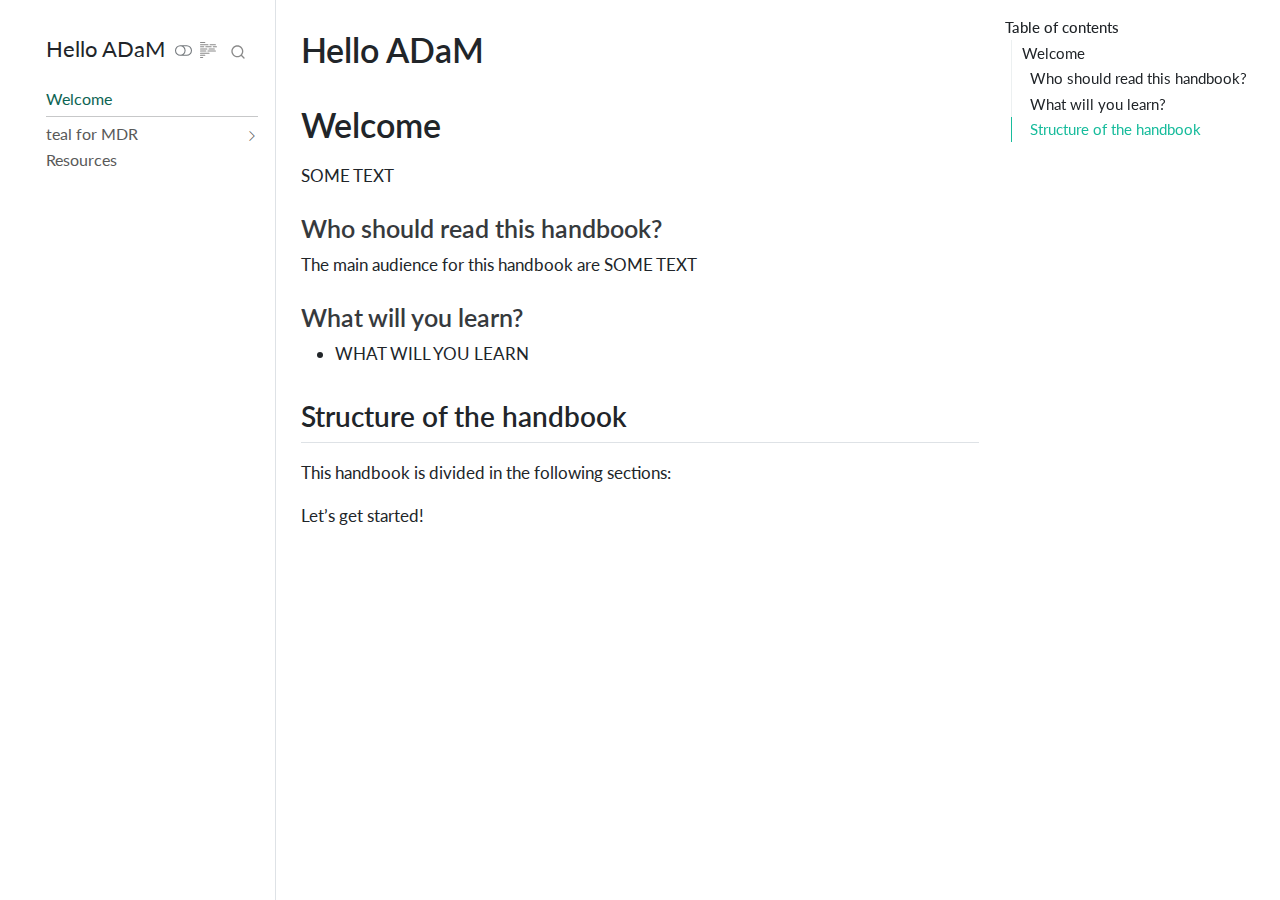
<file: docs/index.html>
<!DOCTYPE html>
<html xmlns="http://www.w3.org/1999/xhtml" lang="en-US" xml:lang="en-US"><head>

<meta charset="utf-8">
<meta name="generator" content="quarto-1.7.32">

<meta name="viewport" content="width=device-width, initial-scale=1.0, user-scalable=yes">


<title>Hello ADaM</title>
<style>
code{white-space: pre-wrap;}
span.smallcaps{font-variant: small-caps;}
div.columns{display: flex; gap: min(4vw, 1.5em);}
div.column{flex: auto; overflow-x: auto;}
div.hanging-indent{margin-left: 1.5em; text-indent: -1.5em;}
ul.task-list{list-style: none;}
ul.task-list li input[type="checkbox"] {
  width: 0.8em;
  margin: 0 0.8em 0.2em -1em; /* quarto-specific, see https://github.com/quarto-dev/quarto-cli/issues/4556 */ 
  vertical-align: middle;
}
</style>


<script src="site_libs/quarto-nav/quarto-nav.js"></script>
<script src="site_libs/quarto-nav/headroom.min.js"></script>
<script src="site_libs/clipboard/clipboard.min.js"></script>
<script src="site_libs/quarto-search/autocomplete.umd.js"></script>
<script src="site_libs/quarto-search/fuse.min.js"></script>
<script src="site_libs/quarto-search/quarto-search.js"></script>
<meta name="quarto:offset" content="./">
<script src="site_libs/quarto-html/quarto.js" type="module"></script>
<script src="site_libs/quarto-html/tabsets/tabsets.js" type="module"></script>
<script src="site_libs/quarto-html/popper.min.js"></script>
<script src="site_libs/quarto-html/tippy.umd.min.js"></script>
<script src="site_libs/quarto-html/anchor.min.js"></script>
<link href="site_libs/quarto-html/tippy.css" rel="stylesheet">
<link href="site_libs/quarto-html/quarto-syntax-highlighting-234273d1456647dabc34a594ac50e507.css" rel="stylesheet" class="quarto-color-scheme" id="quarto-text-highlighting-styles">
<link href="site_libs/quarto-html/quarto-syntax-highlighting-dark-0348920b7671f696dc9078d39bff215e.css" rel="stylesheet" class="quarto-color-scheme quarto-color-alternate" id="quarto-text-highlighting-styles">
<link href="site_libs/quarto-html/quarto-syntax-highlighting-234273d1456647dabc34a594ac50e507.css" rel="stylesheet" class="quarto-color-scheme-extra" id="quarto-text-highlighting-styles">
<script src="site_libs/bootstrap/bootstrap.min.js"></script>
<link href="site_libs/bootstrap/bootstrap-icons.css" rel="stylesheet">
<link href="site_libs/bootstrap/bootstrap-35c3dc383e0d4b5193e8d971722496f6.min.css" rel="stylesheet" append-hash="true" class="quarto-color-scheme" id="quarto-bootstrap" data-mode="light">
<link href="site_libs/bootstrap/bootstrap-dark-938ad4982cb4b144cf7cc81f216641c6.min.css" rel="stylesheet" append-hash="true" class="quarto-color-scheme quarto-color-alternate" id="quarto-bootstrap" data-mode="dark">
<link href="site_libs/bootstrap/bootstrap-35c3dc383e0d4b5193e8d971722496f6.min.css" rel="stylesheet" append-hash="true" class="quarto-color-scheme-extra" id="quarto-bootstrap" data-mode="light">
<script id="quarto-search-options" type="application/json">{
  "location": "sidebar",
  "copy-button": true,
  "collapse-after": 3,
  "panel-placement": "start",
  "type": "overlay",
  "limit": 50,
  "keyboard-shortcut": [
    "f",
    "/",
    "s"
  ],
  "language": {
    "search-no-results-text": "No results",
    "search-matching-documents-text": "matching documents",
    "search-copy-link-title": "Copy link to search",
    "search-hide-matches-text": "Hide additional matches",
    "search-more-match-text": "more match in this document",
    "search-more-matches-text": "more matches in this document",
    "search-clear-button-title": "Clear",
    "search-text-placeholder": "",
    "search-detached-cancel-button-title": "Cancel",
    "search-submit-button-title": "Submit",
    "search-label": "Search"
  }
}</script>
<style>html{ scroll-behavior: smooth; }</style>


<link rel="stylesheet" href="styles.css">
<meta property="og:title" content="Hello ADaM">
<meta property="og:description" content="">
<meta property="og:site_name" content="Hello ADaM">
</head>

<body class="nav-sidebar floating quarto-light"><script id="quarto-html-before-body" type="application/javascript">
    const toggleBodyColorMode = (bsSheetEl) => {
      const mode = bsSheetEl.getAttribute("data-mode");
      const bodyEl = window.document.querySelector("body");
      if (mode === "dark") {
        bodyEl.classList.add("quarto-dark");
        bodyEl.classList.remove("quarto-light");
      } else {
        bodyEl.classList.add("quarto-light");
        bodyEl.classList.remove("quarto-dark");
      }
    }
    const toggleBodyColorPrimary = () => {
      const bsSheetEl = window.document.querySelector("link#quarto-bootstrap:not([rel=disabled-stylesheet])");
      if (bsSheetEl) {
        toggleBodyColorMode(bsSheetEl);
      }
    }
    const setColorSchemeToggle = (alternate) => {
      const toggles = window.document.querySelectorAll('.quarto-color-scheme-toggle');
      for (let i=0; i < toggles.length; i++) {
        const toggle = toggles[i];
        if (toggle) {
          if (alternate) {
            toggle.classList.add("alternate");
          } else {
            toggle.classList.remove("alternate");
          }
        }
      }
    };
    const toggleColorMode = (alternate) => {
      // Switch the stylesheets
      const primaryStylesheets = window.document.querySelectorAll('link.quarto-color-scheme:not(.quarto-color-alternate)');
      const alternateStylesheets = window.document.querySelectorAll('link.quarto-color-scheme.quarto-color-alternate');
      manageTransitions('#quarto-margin-sidebar .nav-link', false);
      if (alternate) {
        // note: dark is layered on light, we don't disable primary!
        enableStylesheet(alternateStylesheets);
        for (const sheetNode of alternateStylesheets) {
          if (sheetNode.id === "quarto-bootstrap") {
            toggleBodyColorMode(sheetNode);
          }
        }
      } else {
        disableStylesheet(alternateStylesheets);
        enableStylesheet(primaryStylesheets)
        toggleBodyColorPrimary();
      }
      manageTransitions('#quarto-margin-sidebar .nav-link', true);
      // Switch the toggles
      setColorSchemeToggle(alternate)
      // Hack to workaround the fact that safari doesn't
      // properly recolor the scrollbar when toggling (#1455)
      if (navigator.userAgent.indexOf('Safari') > 0 && navigator.userAgent.indexOf('Chrome') == -1) {
        manageTransitions("body", false);
        window.scrollTo(0, 1);
        setTimeout(() => {
          window.scrollTo(0, 0);
          manageTransitions("body", true);
        }, 40);
      }
    }
    const disableStylesheet = (stylesheets) => {
      for (let i=0; i < stylesheets.length; i++) {
        const stylesheet = stylesheets[i];
        stylesheet.rel = 'disabled-stylesheet';
      }
    }
    const enableStylesheet = (stylesheets) => {
      for (let i=0; i < stylesheets.length; i++) {
        const stylesheet = stylesheets[i];
        if(stylesheet.rel !== 'stylesheet') { // for Chrome, which will still FOUC without this check
          stylesheet.rel = 'stylesheet';
        }
      }
    }
    const manageTransitions = (selector, allowTransitions) => {
      const els = window.document.querySelectorAll(selector);
      for (let i=0; i < els.length; i++) {
        const el = els[i];
        if (allowTransitions) {
          el.classList.remove('notransition');
        } else {
          el.classList.add('notransition');
        }
      }
    }
    const isFileUrl = () => {
      return window.location.protocol === 'file:';
    }
    const hasAlternateSentinel = () => {
      let styleSentinel = getColorSchemeSentinel();
      if (styleSentinel !== null) {
        return styleSentinel === "alternate";
      } else {
        return false;
      }
    }
    const setStyleSentinel = (alternate) => {
      const value = alternate ? "alternate" : "default";
      if (!isFileUrl()) {
        window.localStorage.setItem("quarto-color-scheme", value);
      } else {
        localAlternateSentinel = value;
      }
    }
    const getColorSchemeSentinel = () => {
      if (!isFileUrl()) {
        const storageValue = window.localStorage.getItem("quarto-color-scheme");
        return storageValue != null ? storageValue : localAlternateSentinel;
      } else {
        return localAlternateSentinel;
      }
    }
    const toggleGiscusIfUsed = (isAlternate, darkModeDefault) => {
      const baseTheme = document.querySelector('#giscus-base-theme')?.value ?? 'light';
      const alternateTheme = document.querySelector('#giscus-alt-theme')?.value ?? 'dark';
      let newTheme = '';
      if(authorPrefersDark) {
        newTheme = isAlternate ? baseTheme : alternateTheme;
      } else {
        newTheme = isAlternate ? alternateTheme : baseTheme;
      }
      const changeGiscusTheme = () => {
        // From: https://github.com/giscus/giscus/issues/336
        const sendMessage = (message) => {
          const iframe = document.querySelector('iframe.giscus-frame');
          if (!iframe) return;
          iframe.contentWindow.postMessage({ giscus: message }, 'https://giscus.app');
        }
        sendMessage({
          setConfig: {
            theme: newTheme
          }
        });
      }
      const isGiscussLoaded = window.document.querySelector('iframe.giscus-frame') !== null;
      if (isGiscussLoaded) {
        changeGiscusTheme();
      }
    };
    const authorPrefersDark = false;
    const darkModeDefault = authorPrefersDark;
      document.querySelector('link#quarto-text-highlighting-styles.quarto-color-scheme-extra').rel = 'disabled-stylesheet';
      document.querySelector('link#quarto-bootstrap.quarto-color-scheme-extra').rel = 'disabled-stylesheet';
    let localAlternateSentinel = darkModeDefault ? 'alternate' : 'default';
    // Dark / light mode switch
    window.quartoToggleColorScheme = () => {
      // Read the current dark / light value
      let toAlternate = !hasAlternateSentinel();
      toggleColorMode(toAlternate);
      setStyleSentinel(toAlternate);
      toggleGiscusIfUsed(toAlternate, darkModeDefault);
      window.dispatchEvent(new Event('resize'));
    };
    // Switch to dark mode if need be
    if (hasAlternateSentinel()) {
      toggleColorMode(true);
    } else {
      toggleColorMode(false);
    }
  </script>

<div id="quarto-search-results"></div>
  <header id="quarto-header" class="headroom fixed-top">
  <nav class="quarto-secondary-nav">
    <div class="container-fluid d-flex">
      <button type="button" class="quarto-btn-toggle btn" data-bs-toggle="collapse" role="button" data-bs-target=".quarto-sidebar-collapse-item" aria-controls="quarto-sidebar" aria-expanded="false" aria-label="Toggle sidebar navigation" onclick="if (window.quartoToggleHeadroom) { window.quartoToggleHeadroom(); }">
        <i class="bi bi-layout-text-sidebar-reverse"></i>
      </button>
        <nav class="quarto-page-breadcrumbs" aria-label="breadcrumb"><ol class="breadcrumb"><li class="breadcrumb-item"><a href="./index.html"><span class="chapter-title">Welcome</span></a></li></ol></nav>
        <a class="flex-grow-1" role="navigation" data-bs-toggle="collapse" data-bs-target=".quarto-sidebar-collapse-item" aria-controls="quarto-sidebar" aria-expanded="false" aria-label="Toggle sidebar navigation" onclick="if (window.quartoToggleHeadroom) { window.quartoToggleHeadroom(); }">      
        </a>
      <button type="button" class="btn quarto-search-button" aria-label="Search" onclick="window.quartoOpenSearch();">
        <i class="bi bi-search"></i>
      </button>
    </div>
  </nav>
</header>
<!-- content -->
<div id="quarto-content" class="quarto-container page-columns page-rows-contents page-layout-full">
<!-- sidebar -->
  <nav id="quarto-sidebar" class="sidebar collapse collapse-horizontal quarto-sidebar-collapse-item sidebar-navigation floating overflow-auto">
    <div class="pt-lg-2 mt-2 text-left sidebar-header">
    <div class="sidebar-title mb-0 py-0">
      <a href="./">Hello ADaM</a> 
        <div class="sidebar-tools-main tools-wide">
  <a href="" class="quarto-color-scheme-toggle quarto-navigation-tool  px-1" onclick="window.quartoToggleColorScheme(); return false;" title="Toggle dark mode"><i class="bi"></i></a>
  <a href="" class="quarto-reader-toggle quarto-navigation-tool px-1" onclick="window.quartoToggleReader(); return false;" title="Toggle reader mode">
  <div class="quarto-reader-toggle-btn">
  <i class="bi"></i>
  </div>
</a>
    <div id="quarto-search" class="quarto-navigation-tool px-1" title="Search"></div>
</div>
    </div>
      </div>
    <div class="sidebar-menu-container"> 
    <ul class="list-unstyled mt-1">
        <li class="sidebar-item">
  <div class="sidebar-item-container"> 
  <a href="./index.html" class="sidebar-item-text sidebar-link active"><span class="chapter-title">Welcome</span></a>
  </div>
</li>
        <li class="px-0"><hr class="sidebar-divider hi "></li>
        <li class="sidebar-item sidebar-item-section">
      <div class="sidebar-item-container"> 
            <a class="sidebar-item-text sidebar-link text-start collapsed" data-bs-toggle="collapse" data-bs-target="#quarto-sidebar-section-1" role="navigation" aria-expanded="false">
 <span class="menu-text">teal for MDR</span></a>
          <a class="sidebar-item-toggle text-start collapsed" data-bs-toggle="collapse" data-bs-target="#quarto-sidebar-section-1" role="navigation" aria-expanded="false" aria-label="Toggle section">
            <i class="bi bi-chevron-right ms-2"></i>
          </a> 
      </div>
      <ul id="quarto-sidebar-section-1" class="collapse list-unstyled sidebar-section depth1 ">  
          <li class="sidebar-item">
  <div class="sidebar-item-container"> 
  <a href="./1.html" class="sidebar-item-text sidebar-link"><span class="chapter-title">something</span></a>
  </div>
</li>
      </ul>
  </li>
        <li class="sidebar-item">
  <div class="sidebar-item-container"> 
  <a href="./x_resources.html" class="sidebar-item-text sidebar-link"><span class="chapter-title">Resources</span></a>
  </div>
</li>
    </ul>
    </div>
</nav>
<div id="quarto-sidebar-glass" class="quarto-sidebar-collapse-item" data-bs-toggle="collapse" data-bs-target=".quarto-sidebar-collapse-item"></div>
<!-- margin-sidebar -->
    <div id="quarto-margin-sidebar" class="sidebar margin-sidebar">
        <nav id="TOC" role="doc-toc" class="toc-active">
    <h2 id="toc-title">Table of contents</h2>
   
  <ul>
  <li><a href="#welcome" id="toc-welcome" class="nav-link active" data-scroll-target="#welcome">Welcome</a>
  <ul class="collapse">
  <li><a href="#who-should-read-this-handbook" id="toc-who-should-read-this-handbook" class="nav-link" data-scroll-target="#who-should-read-this-handbook">Who should read this handbook?</a></li>
  <li><a href="#what-will-you-learn" id="toc-what-will-you-learn" class="nav-link" data-scroll-target="#what-will-you-learn">What will you learn?</a></li>
  <li><a href="#structure-of-the-handbook" id="toc-structure-of-the-handbook" class="nav-link" data-scroll-target="#structure-of-the-handbook">Structure of the handbook</a></li>
  </ul></li>
  </ul>
</nav>
    </div>
<!-- main -->
<main class="content column-body" id="quarto-document-content">


<header id="title-block-header" class="quarto-title-block default">
<div class="quarto-title">
<h1 class="title">Hello ADaM</h1>
</div>



<div class="quarto-title-meta column-body">

    
  
    
  </div>
  


</header>


<section id="welcome" class="level1">
<h1>Welcome</h1>
<p>SOME TEXT</p>
<section id="who-should-read-this-handbook" class="level3">
<h3 class="anchored" data-anchor-id="who-should-read-this-handbook">Who should read this handbook?</h3>
<p>The main audience for this handbook are SOME TEXT</p>
</section>
<section id="what-will-you-learn" class="level3">
<h3 class="anchored" data-anchor-id="what-will-you-learn">What will you learn?</h3>
<ul>
<li>WHAT WILL YOU LEARN</li>
</ul>
</section>
<section id="structure-of-the-handbook" class="level2">
<h2 class="anchored" data-anchor-id="structure-of-the-handbook">Structure of the handbook</h2>
<p>This handbook is divided in the following sections:</p>
<p>Let’s get started!</p>


</section>
</section>

</main> <!-- /main -->
<script id="quarto-html-after-body" type="application/javascript">
  window.document.addEventListener("DOMContentLoaded", function (event) {
    // Ensure there is a toggle, if there isn't float one in the top right
    if (window.document.querySelector('.quarto-color-scheme-toggle') === null) {
      const a = window.document.createElement('a');
      a.classList.add('top-right');
      a.classList.add('quarto-color-scheme-toggle');
      a.href = "";
      a.onclick = function() { try { window.quartoToggleColorScheme(); } catch {} return false; };
      const i = window.document.createElement("i");
      i.classList.add('bi');
      a.appendChild(i);
      window.document.body.appendChild(a);
    }
    setColorSchemeToggle(hasAlternateSentinel())
    const icon = "";
    const anchorJS = new window.AnchorJS();
    anchorJS.options = {
      placement: 'right',
      icon: icon
    };
    anchorJS.add('.anchored');
    const isCodeAnnotation = (el) => {
      for (const clz of el.classList) {
        if (clz.startsWith('code-annotation-')) {                     
          return true;
        }
      }
      return false;
    }
    const onCopySuccess = function(e) {
      // button target
      const button = e.trigger;
      // don't keep focus
      button.blur();
      // flash "checked"
      button.classList.add('code-copy-button-checked');
      var currentTitle = button.getAttribute("title");
      button.setAttribute("title", "Copied!");
      let tooltip;
      if (window.bootstrap) {
        button.setAttribute("data-bs-toggle", "tooltip");
        button.setAttribute("data-bs-placement", "left");
        button.setAttribute("data-bs-title", "Copied!");
        tooltip = new bootstrap.Tooltip(button, 
          { trigger: "manual", 
            customClass: "code-copy-button-tooltip",
            offset: [0, -8]});
        tooltip.show();    
      }
      setTimeout(function() {
        if (tooltip) {
          tooltip.hide();
          button.removeAttribute("data-bs-title");
          button.removeAttribute("data-bs-toggle");
          button.removeAttribute("data-bs-placement");
        }
        button.setAttribute("title", currentTitle);
        button.classList.remove('code-copy-button-checked');
      }, 1000);
      // clear code selection
      e.clearSelection();
    }
    const getTextToCopy = function(trigger) {
        const codeEl = trigger.previousElementSibling.cloneNode(true);
        for (const childEl of codeEl.children) {
          if (isCodeAnnotation(childEl)) {
            childEl.remove();
          }
        }
        return codeEl.innerText;
    }
    const clipboard = new window.ClipboardJS('.code-copy-button:not([data-in-quarto-modal])', {
      text: getTextToCopy
    });
    clipboard.on('success', onCopySuccess);
    if (window.document.getElementById('quarto-embedded-source-code-modal')) {
      const clipboardModal = new window.ClipboardJS('.code-copy-button[data-in-quarto-modal]', {
        text: getTextToCopy,
        container: window.document.getElementById('quarto-embedded-source-code-modal')
      });
      clipboardModal.on('success', onCopySuccess);
    }
      var localhostRegex = new RegExp(/^(?:http|https):\/\/localhost\:?[0-9]*\//);
      var mailtoRegex = new RegExp(/^mailto:/);
        var filterRegex = new RegExp('/' + window.location.host + '/');
      var isInternal = (href) => {
          return filterRegex.test(href) || localhostRegex.test(href) || mailtoRegex.test(href);
      }
      // Inspect non-navigation links and adorn them if external
     var links = window.document.querySelectorAll('a[href]:not(.nav-link):not(.navbar-brand):not(.toc-action):not(.sidebar-link):not(.sidebar-item-toggle):not(.pagination-link):not(.no-external):not([aria-hidden]):not(.dropdown-item):not(.quarto-navigation-tool):not(.about-link)');
      for (var i=0; i<links.length; i++) {
        const link = links[i];
        if (!isInternal(link.href)) {
          // undo the damage that might have been done by quarto-nav.js in the case of
          // links that we want to consider external
          if (link.dataset.originalHref !== undefined) {
            link.href = link.dataset.originalHref;
          }
        }
      }
    function tippyHover(el, contentFn, onTriggerFn, onUntriggerFn) {
      const config = {
        allowHTML: true,
        maxWidth: 500,
        delay: 100,
        arrow: false,
        appendTo: function(el) {
            return el.parentElement;
        },
        interactive: true,
        interactiveBorder: 10,
        theme: 'quarto',
        placement: 'bottom-start',
      };
      if (contentFn) {
        config.content = contentFn;
      }
      if (onTriggerFn) {
        config.onTrigger = onTriggerFn;
      }
      if (onUntriggerFn) {
        config.onUntrigger = onUntriggerFn;
      }
      window.tippy(el, config); 
    }
    const noterefs = window.document.querySelectorAll('a[role="doc-noteref"]');
    for (var i=0; i<noterefs.length; i++) {
      const ref = noterefs[i];
      tippyHover(ref, function() {
        // use id or data attribute instead here
        let href = ref.getAttribute('data-footnote-href') || ref.getAttribute('href');
        try { href = new URL(href).hash; } catch {}
        const id = href.replace(/^#\/?/, "");
        const note = window.document.getElementById(id);
        if (note) {
          return note.innerHTML;
        } else {
          return "";
        }
      });
    }
    const xrefs = window.document.querySelectorAll('a.quarto-xref');
    const processXRef = (id, note) => {
      // Strip column container classes
      const stripColumnClz = (el) => {
        el.classList.remove("page-full", "page-columns");
        if (el.children) {
          for (const child of el.children) {
            stripColumnClz(child);
          }
        }
      }
      stripColumnClz(note)
      if (id === null || id.startsWith('sec-')) {
        // Special case sections, only their first couple elements
        const container = document.createElement("div");
        if (note.children && note.children.length > 2) {
          container.appendChild(note.children[0].cloneNode(true));
          for (let i = 1; i < note.children.length; i++) {
            const child = note.children[i];
            if (child.tagName === "P" && child.innerText === "") {
              continue;
            } else {
              container.appendChild(child.cloneNode(true));
              break;
            }
          }
          if (window.Quarto?.typesetMath) {
            window.Quarto.typesetMath(container);
          }
          return container.innerHTML
        } else {
          if (window.Quarto?.typesetMath) {
            window.Quarto.typesetMath(note);
          }
          return note.innerHTML;
        }
      } else {
        // Remove any anchor links if they are present
        const anchorLink = note.querySelector('a.anchorjs-link');
        if (anchorLink) {
          anchorLink.remove();
        }
        if (window.Quarto?.typesetMath) {
          window.Quarto.typesetMath(note);
        }
        if (note.classList.contains("callout")) {
          return note.outerHTML;
        } else {
          return note.innerHTML;
        }
      }
    }
    for (var i=0; i<xrefs.length; i++) {
      const xref = xrefs[i];
      tippyHover(xref, undefined, function(instance) {
        instance.disable();
        let url = xref.getAttribute('href');
        let hash = undefined; 
        if (url.startsWith('#')) {
          hash = url;
        } else {
          try { hash = new URL(url).hash; } catch {}
        }
        if (hash) {
          const id = hash.replace(/^#\/?/, "");
          const note = window.document.getElementById(id);
          if (note !== null) {
            try {
              const html = processXRef(id, note.cloneNode(true));
              instance.setContent(html);
            } finally {
              instance.enable();
              instance.show();
            }
          } else {
            // See if we can fetch this
            fetch(url.split('#')[0])
            .then(res => res.text())
            .then(html => {
              const parser = new DOMParser();
              const htmlDoc = parser.parseFromString(html, "text/html");
              const note = htmlDoc.getElementById(id);
              if (note !== null) {
                const html = processXRef(id, note);
                instance.setContent(html);
              } 
            }).finally(() => {
              instance.enable();
              instance.show();
            });
          }
        } else {
          // See if we can fetch a full url (with no hash to target)
          // This is a special case and we should probably do some content thinning / targeting
          fetch(url)
          .then(res => res.text())
          .then(html => {
            const parser = new DOMParser();
            const htmlDoc = parser.parseFromString(html, "text/html");
            const note = htmlDoc.querySelector('main.content');
            if (note !== null) {
              // This should only happen for chapter cross references
              // (since there is no id in the URL)
              // remove the first header
              if (note.children.length > 0 && note.children[0].tagName === "HEADER") {
                note.children[0].remove();
              }
              const html = processXRef(null, note);
              instance.setContent(html);
            } 
          }).finally(() => {
            instance.enable();
            instance.show();
          });
        }
      }, function(instance) {
      });
    }
        let selectedAnnoteEl;
        const selectorForAnnotation = ( cell, annotation) => {
          let cellAttr = 'data-code-cell="' + cell + '"';
          let lineAttr = 'data-code-annotation="' +  annotation + '"';
          const selector = 'span[' + cellAttr + '][' + lineAttr + ']';
          return selector;
        }
        const selectCodeLines = (annoteEl) => {
          const doc = window.document;
          const targetCell = annoteEl.getAttribute("data-target-cell");
          const targetAnnotation = annoteEl.getAttribute("data-target-annotation");
          const annoteSpan = window.document.querySelector(selectorForAnnotation(targetCell, targetAnnotation));
          const lines = annoteSpan.getAttribute("data-code-lines").split(",");
          const lineIds = lines.map((line) => {
            return targetCell + "-" + line;
          })
          let top = null;
          let height = null;
          let parent = null;
          if (lineIds.length > 0) {
              //compute the position of the single el (top and bottom and make a div)
              const el = window.document.getElementById(lineIds[0]);
              top = el.offsetTop;
              height = el.offsetHeight;
              parent = el.parentElement.parentElement;
            if (lineIds.length > 1) {
              const lastEl = window.document.getElementById(lineIds[lineIds.length - 1]);
              const bottom = lastEl.offsetTop + lastEl.offsetHeight;
              height = bottom - top;
            }
            if (top !== null && height !== null && parent !== null) {
              // cook up a div (if necessary) and position it 
              let div = window.document.getElementById("code-annotation-line-highlight");
              if (div === null) {
                div = window.document.createElement("div");
                div.setAttribute("id", "code-annotation-line-highlight");
                div.style.position = 'absolute';
                parent.appendChild(div);
              }
              div.style.top = top - 2 + "px";
              div.style.height = height + 4 + "px";
              div.style.left = 0;
              let gutterDiv = window.document.getElementById("code-annotation-line-highlight-gutter");
              if (gutterDiv === null) {
                gutterDiv = window.document.createElement("div");
                gutterDiv.setAttribute("id", "code-annotation-line-highlight-gutter");
                gutterDiv.style.position = 'absolute';
                const codeCell = window.document.getElementById(targetCell);
                const gutter = codeCell.querySelector('.code-annotation-gutter');
                gutter.appendChild(gutterDiv);
              }
              gutterDiv.style.top = top - 2 + "px";
              gutterDiv.style.height = height + 4 + "px";
            }
            selectedAnnoteEl = annoteEl;
          }
        };
        const unselectCodeLines = () => {
          const elementsIds = ["code-annotation-line-highlight", "code-annotation-line-highlight-gutter"];
          elementsIds.forEach((elId) => {
            const div = window.document.getElementById(elId);
            if (div) {
              div.remove();
            }
          });
          selectedAnnoteEl = undefined;
        };
          // Handle positioning of the toggle
      window.addEventListener(
        "resize",
        throttle(() => {
          elRect = undefined;
          if (selectedAnnoteEl) {
            selectCodeLines(selectedAnnoteEl);
          }
        }, 10)
      );
      function throttle(fn, ms) {
      let throttle = false;
      let timer;
        return (...args) => {
          if(!throttle) { // first call gets through
              fn.apply(this, args);
              throttle = true;
          } else { // all the others get throttled
              if(timer) clearTimeout(timer); // cancel #2
              timer = setTimeout(() => {
                fn.apply(this, args);
                timer = throttle = false;
              }, ms);
          }
        };
      }
        // Attach click handler to the DT
        const annoteDls = window.document.querySelectorAll('dt[data-target-cell]');
        for (const annoteDlNode of annoteDls) {
          annoteDlNode.addEventListener('click', (event) => {
            const clickedEl = event.target;
            if (clickedEl !== selectedAnnoteEl) {
              unselectCodeLines();
              const activeEl = window.document.querySelector('dt[data-target-cell].code-annotation-active');
              if (activeEl) {
                activeEl.classList.remove('code-annotation-active');
              }
              selectCodeLines(clickedEl);
              clickedEl.classList.add('code-annotation-active');
            } else {
              // Unselect the line
              unselectCodeLines();
              clickedEl.classList.remove('code-annotation-active');
            }
          });
        }
    const findCites = (el) => {
      const parentEl = el.parentElement;
      if (parentEl) {
        const cites = parentEl.dataset.cites;
        if (cites) {
          return {
            el,
            cites: cites.split(' ')
          };
        } else {
          return findCites(el.parentElement)
        }
      } else {
        return undefined;
      }
    };
    var bibliorefs = window.document.querySelectorAll('a[role="doc-biblioref"]');
    for (var i=0; i<bibliorefs.length; i++) {
      const ref = bibliorefs[i];
      const citeInfo = findCites(ref);
      if (citeInfo) {
        tippyHover(citeInfo.el, function() {
          var popup = window.document.createElement('div');
          citeInfo.cites.forEach(function(cite) {
            var citeDiv = window.document.createElement('div');
            citeDiv.classList.add('hanging-indent');
            citeDiv.classList.add('csl-entry');
            var biblioDiv = window.document.getElementById('ref-' + cite);
            if (biblioDiv) {
              citeDiv.innerHTML = biblioDiv.innerHTML;
            }
            popup.appendChild(citeDiv);
          });
          return popup.innerHTML;
        });
      }
    }
  });
  </script>
</div> <!-- /content -->




<script src="site_libs/quarto-html/zenscroll-min.js"></script>
</body></html>
</file>
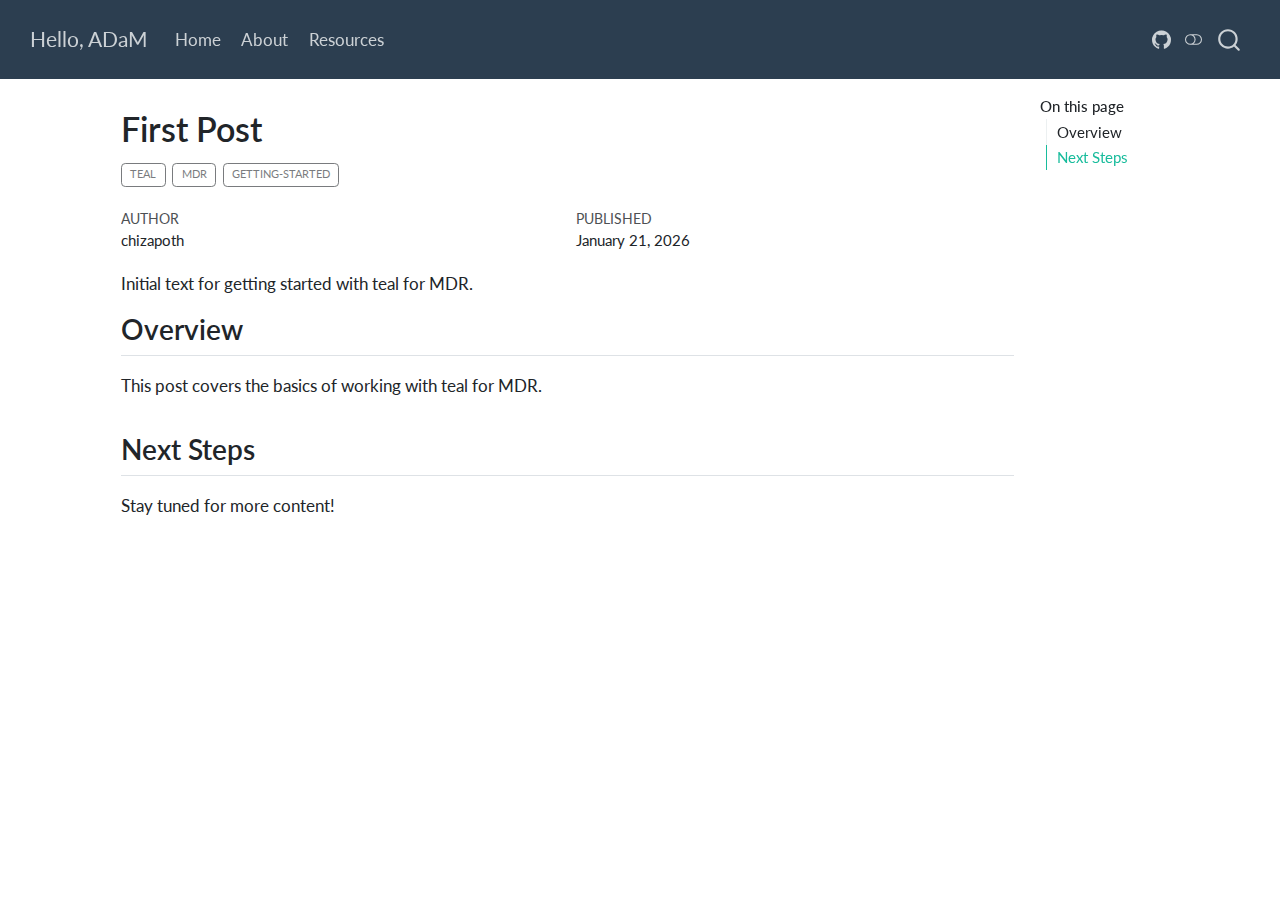
<file: docs/posts/getting-started/index.html>
<!DOCTYPE html>
<html xmlns="http://www.w3.org/1999/xhtml" lang="en" xml:lang="en"><head>

<meta charset="utf-8">
<meta name="generator" content="quarto-1.7.32">

<meta name="viewport" content="width=device-width, initial-scale=1.0, user-scalable=yes">

<meta name="author" content="chizapoth">
<meta name="dcterms.date" content="2026-01-21">

<title>First Post – Hello, ADaM</title>
<style>
code{white-space: pre-wrap;}
span.smallcaps{font-variant: small-caps;}
div.columns{display: flex; gap: min(4vw, 1.5em);}
div.column{flex: auto; overflow-x: auto;}
div.hanging-indent{margin-left: 1.5em; text-indent: -1.5em;}
ul.task-list{list-style: none;}
ul.task-list li input[type="checkbox"] {
  width: 0.8em;
  margin: 0 0.8em 0.2em -1em; /* quarto-specific, see https://github.com/quarto-dev/quarto-cli/issues/4556 */ 
  vertical-align: middle;
}
</style>


<script src="../../site_libs/quarto-nav/quarto-nav.js"></script>
<script src="../../site_libs/quarto-nav/headroom.min.js"></script>
<script src="../../site_libs/clipboard/clipboard.min.js"></script>
<script src="../../site_libs/quarto-search/autocomplete.umd.js"></script>
<script src="../../site_libs/quarto-search/fuse.min.js"></script>
<script src="../../site_libs/quarto-search/quarto-search.js"></script>
<meta name="quarto:offset" content="../../">
<script src="../../site_libs/quarto-html/quarto.js" type="module"></script>
<script src="../../site_libs/quarto-html/tabsets/tabsets.js" type="module"></script>
<script src="../../site_libs/quarto-html/popper.min.js"></script>
<script src="../../site_libs/quarto-html/tippy.umd.min.js"></script>
<script src="../../site_libs/quarto-html/anchor.min.js"></script>
<link href="../../site_libs/quarto-html/tippy.css" rel="stylesheet">
<link href="../../site_libs/quarto-html/quarto-syntax-highlighting-234273d1456647dabc34a594ac50e507.css" rel="stylesheet" class="quarto-color-scheme" id="quarto-text-highlighting-styles">
<link href="../../site_libs/quarto-html/quarto-syntax-highlighting-dark-0348920b7671f696dc9078d39bff215e.css" rel="stylesheet" class="quarto-color-scheme quarto-color-alternate" id="quarto-text-highlighting-styles">
<link href="../../site_libs/quarto-html/quarto-syntax-highlighting-234273d1456647dabc34a594ac50e507.css" rel="stylesheet" class="quarto-color-scheme-extra" id="quarto-text-highlighting-styles">
<script src="../../site_libs/bootstrap/bootstrap.min.js"></script>
<link href="../../site_libs/bootstrap/bootstrap-icons.css" rel="stylesheet">
<link href="../../site_libs/bootstrap/bootstrap-f4f532d2d60f6c577e99763681728235.min.css" rel="stylesheet" append-hash="true" class="quarto-color-scheme" id="quarto-bootstrap" data-mode="light">
<link href="../../site_libs/bootstrap/bootstrap-dark-e72d96873ae4556b06d40d618b4f5f70.min.css" rel="stylesheet" append-hash="true" class="quarto-color-scheme quarto-color-alternate" id="quarto-bootstrap" data-mode="dark">
<link href="../../site_libs/bootstrap/bootstrap-f4f532d2d60f6c577e99763681728235.min.css" rel="stylesheet" append-hash="true" class="quarto-color-scheme-extra" id="quarto-bootstrap" data-mode="light">
<script id="quarto-search-options" type="application/json">{
  "location": "navbar",
  "copy-button": true,
  "collapse-after": 3,
  "panel-placement": "end",
  "type": "overlay",
  "limit": 50,
  "keyboard-shortcut": [
    "f",
    "/",
    "s"
  ],
  "language": {
    "search-no-results-text": "No results",
    "search-matching-documents-text": "matching documents",
    "search-copy-link-title": "Copy link to search",
    "search-hide-matches-text": "Hide additional matches",
    "search-more-match-text": "more match in this document",
    "search-more-matches-text": "more matches in this document",
    "search-clear-button-title": "Clear",
    "search-text-placeholder": "",
    "search-detached-cancel-button-title": "Cancel",
    "search-submit-button-title": "Submit",
    "search-label": "Search"
  }
}</script>
<style>html{ scroll-behavior: smooth; }</style>


<link rel="stylesheet" href="../../styles.css">
<meta property="og:title" content="First Post – Hello, ADaM">
<meta property="og:description" content="">
<meta property="og:site_name" content="Hello, ADaM">
</head>

<body class="nav-fixed quarto-light"><script id="quarto-html-before-body" type="application/javascript">
    const toggleBodyColorMode = (bsSheetEl) => {
      const mode = bsSheetEl.getAttribute("data-mode");
      const bodyEl = window.document.querySelector("body");
      if (mode === "dark") {
        bodyEl.classList.add("quarto-dark");
        bodyEl.classList.remove("quarto-light");
      } else {
        bodyEl.classList.add("quarto-light");
        bodyEl.classList.remove("quarto-dark");
      }
    }
    const toggleBodyColorPrimary = () => {
      const bsSheetEl = window.document.querySelector("link#quarto-bootstrap:not([rel=disabled-stylesheet])");
      if (bsSheetEl) {
        toggleBodyColorMode(bsSheetEl);
      }
    }
    const setColorSchemeToggle = (alternate) => {
      const toggles = window.document.querySelectorAll('.quarto-color-scheme-toggle');
      for (let i=0; i < toggles.length; i++) {
        const toggle = toggles[i];
        if (toggle) {
          if (alternate) {
            toggle.classList.add("alternate");
          } else {
            toggle.classList.remove("alternate");
          }
        }
      }
    };
    const toggleColorMode = (alternate) => {
      // Switch the stylesheets
      const primaryStylesheets = window.document.querySelectorAll('link.quarto-color-scheme:not(.quarto-color-alternate)');
      const alternateStylesheets = window.document.querySelectorAll('link.quarto-color-scheme.quarto-color-alternate');
      manageTransitions('#quarto-margin-sidebar .nav-link', false);
      if (alternate) {
        // note: dark is layered on light, we don't disable primary!
        enableStylesheet(alternateStylesheets);
        for (const sheetNode of alternateStylesheets) {
          if (sheetNode.id === "quarto-bootstrap") {
            toggleBodyColorMode(sheetNode);
          }
        }
      } else {
        disableStylesheet(alternateStylesheets);
        enableStylesheet(primaryStylesheets)
        toggleBodyColorPrimary();
      }
      manageTransitions('#quarto-margin-sidebar .nav-link', true);
      // Switch the toggles
      setColorSchemeToggle(alternate)
      // Hack to workaround the fact that safari doesn't
      // properly recolor the scrollbar when toggling (#1455)
      if (navigator.userAgent.indexOf('Safari') > 0 && navigator.userAgent.indexOf('Chrome') == -1) {
        manageTransitions("body", false);
        window.scrollTo(0, 1);
        setTimeout(() => {
          window.scrollTo(0, 0);
          manageTransitions("body", true);
        }, 40);
      }
    }
    const disableStylesheet = (stylesheets) => {
      for (let i=0; i < stylesheets.length; i++) {
        const stylesheet = stylesheets[i];
        stylesheet.rel = 'disabled-stylesheet';
      }
    }
    const enableStylesheet = (stylesheets) => {
      for (let i=0; i < stylesheets.length; i++) {
        const stylesheet = stylesheets[i];
        if(stylesheet.rel !== 'stylesheet') { // for Chrome, which will still FOUC without this check
          stylesheet.rel = 'stylesheet';
        }
      }
    }
    const manageTransitions = (selector, allowTransitions) => {
      const els = window.document.querySelectorAll(selector);
      for (let i=0; i < els.length; i++) {
        const el = els[i];
        if (allowTransitions) {
          el.classList.remove('notransition');
        } else {
          el.classList.add('notransition');
        }
      }
    }
    const isFileUrl = () => {
      return window.location.protocol === 'file:';
    }
    const hasAlternateSentinel = () => {
      let styleSentinel = getColorSchemeSentinel();
      if (styleSentinel !== null) {
        return styleSentinel === "alternate";
      } else {
        return false;
      }
    }
    const setStyleSentinel = (alternate) => {
      const value = alternate ? "alternate" : "default";
      if (!isFileUrl()) {
        window.localStorage.setItem("quarto-color-scheme", value);
      } else {
        localAlternateSentinel = value;
      }
    }
    const getColorSchemeSentinel = () => {
      if (!isFileUrl()) {
        const storageValue = window.localStorage.getItem("quarto-color-scheme");
        return storageValue != null ? storageValue : localAlternateSentinel;
      } else {
        return localAlternateSentinel;
      }
    }
    const toggleGiscusIfUsed = (isAlternate, darkModeDefault) => {
      const baseTheme = document.querySelector('#giscus-base-theme')?.value ?? 'light';
      const alternateTheme = document.querySelector('#giscus-alt-theme')?.value ?? 'dark';
      let newTheme = '';
      if(authorPrefersDark) {
        newTheme = isAlternate ? baseTheme : alternateTheme;
      } else {
        newTheme = isAlternate ? alternateTheme : baseTheme;
      }
      const changeGiscusTheme = () => {
        // From: https://github.com/giscus/giscus/issues/336
        const sendMessage = (message) => {
          const iframe = document.querySelector('iframe.giscus-frame');
          if (!iframe) return;
          iframe.contentWindow.postMessage({ giscus: message }, 'https://giscus.app');
        }
        sendMessage({
          setConfig: {
            theme: newTheme
          }
        });
      }
      const isGiscussLoaded = window.document.querySelector('iframe.giscus-frame') !== null;
      if (isGiscussLoaded) {
        changeGiscusTheme();
      }
    };
    const authorPrefersDark = false;
    const darkModeDefault = authorPrefersDark;
      document.querySelector('link#quarto-text-highlighting-styles.quarto-color-scheme-extra').rel = 'disabled-stylesheet';
      document.querySelector('link#quarto-bootstrap.quarto-color-scheme-extra').rel = 'disabled-stylesheet';
    let localAlternateSentinel = darkModeDefault ? 'alternate' : 'default';
    // Dark / light mode switch
    window.quartoToggleColorScheme = () => {
      // Read the current dark / light value
      let toAlternate = !hasAlternateSentinel();
      toggleColorMode(toAlternate);
      setStyleSentinel(toAlternate);
      toggleGiscusIfUsed(toAlternate, darkModeDefault);
      window.dispatchEvent(new Event('resize'));
    };
    // Switch to dark mode if need be
    if (hasAlternateSentinel()) {
      toggleColorMode(true);
    } else {
      toggleColorMode(false);
    }
  </script>

<div id="quarto-search-results"></div>
  <header id="quarto-header" class="headroom fixed-top">
    <nav class="navbar navbar-expand-lg " data-bs-theme="dark">
      <div class="navbar-container container-fluid">
      <div class="navbar-brand-container mx-auto">
    <a class="navbar-brand" href="../../index.html">
    <span class="navbar-title">Hello, ADaM</span>
    </a>
  </div>
            <div id="quarto-search" class="" title="Search"></div>
          <button class="navbar-toggler" type="button" data-bs-toggle="collapse" data-bs-target="#navbarCollapse" aria-controls="navbarCollapse" role="menu" aria-expanded="false" aria-label="Toggle navigation" onclick="if (window.quartoToggleHeadroom) { window.quartoToggleHeadroom(); }">
  <span class="navbar-toggler-icon"></span>
</button>
          <div class="collapse navbar-collapse" id="navbarCollapse">
            <ul class="navbar-nav navbar-nav-scroll me-auto">
  <li class="nav-item">
    <a class="nav-link" href="../../index.html"> 
<span class="menu-text">Home</span></a>
  </li>  
  <li class="nav-item">
    <a class="nav-link" href="../../about.html"> 
<span class="menu-text">About</span></a>
  </li>  
  <li class="nav-item">
    <a class="nav-link" href="../../resources.html"> 
<span class="menu-text">Resources</span></a>
  </li>  
</ul>
            <ul class="navbar-nav navbar-nav-scroll ms-auto">
  <li class="nav-item compact">
    <a class="nav-link" href="https://github.com/chizapoth/hello-adam"> <i class="bi bi-github" role="img">
</i> 
<span class="menu-text"></span></a>
  </li>  
</ul>
          </div> <!-- /navcollapse -->
            <div class="quarto-navbar-tools">
  <a href="" class="quarto-color-scheme-toggle quarto-navigation-tool  px-1" onclick="window.quartoToggleColorScheme(); return false;" title="Toggle dark mode"><i class="bi"></i></a>
</div>
      </div> <!-- /container-fluid -->
    </nav>
</header>
<!-- content -->
<div id="quarto-content" class="quarto-container page-columns page-rows-contents page-layout-article page-navbar">
<!-- sidebar -->
<!-- margin-sidebar -->
    <div id="quarto-margin-sidebar" class="sidebar margin-sidebar">
        <nav id="TOC" role="doc-toc" class="toc-active">
    <h2 id="toc-title">On this page</h2>
   
  <ul>
  <li><a href="#overview" id="toc-overview" class="nav-link active" data-scroll-target="#overview">Overview</a></li>
  <li><a href="#next-steps" id="toc-next-steps" class="nav-link" data-scroll-target="#next-steps">Next Steps</a></li>
  </ul>
</nav>
    </div>
<!-- main -->
<main class="content" id="quarto-document-content">


<header id="title-block-header" class="quarto-title-block default">
<div class="quarto-title">
<h1 class="title">First Post</h1>
  <div class="quarto-categories">
    <div class="quarto-category">teal</div>
    <div class="quarto-category">MDR</div>
    <div class="quarto-category">getting-started</div>
  </div>
  </div>



<div class="quarto-title-meta">

    <div>
    <div class="quarto-title-meta-heading">Author</div>
    <div class="quarto-title-meta-contents">
             <p>chizapoth </p>
          </div>
  </div>
    
    <div>
    <div class="quarto-title-meta-heading">Published</div>
    <div class="quarto-title-meta-contents">
      <p class="date">January 21, 2026</p>
    </div>
  </div>
  
    
  </div>
  


</header>


<p>Initial text for getting started with teal for MDR.</p>
<section id="overview" class="level2">
<h2 class="anchored" data-anchor-id="overview">Overview</h2>
<p>This post covers the basics of working with teal for MDR.</p>
</section>
<section id="next-steps" class="level2">
<h2 class="anchored" data-anchor-id="next-steps">Next Steps</h2>
<p>Stay tuned for more content!</p>


</section>

</main> <!-- /main -->
<script id="quarto-html-after-body" type="application/javascript">
  window.document.addEventListener("DOMContentLoaded", function (event) {
    // Ensure there is a toggle, if there isn't float one in the top right
    if (window.document.querySelector('.quarto-color-scheme-toggle') === null) {
      const a = window.document.createElement('a');
      a.classList.add('top-right');
      a.classList.add('quarto-color-scheme-toggle');
      a.href = "";
      a.onclick = function() { try { window.quartoToggleColorScheme(); } catch {} return false; };
      const i = window.document.createElement("i");
      i.classList.add('bi');
      a.appendChild(i);
      window.document.body.appendChild(a);
    }
    setColorSchemeToggle(hasAlternateSentinel())
    const icon = "";
    const anchorJS = new window.AnchorJS();
    anchorJS.options = {
      placement: 'right',
      icon: icon
    };
    anchorJS.add('.anchored');
    const isCodeAnnotation = (el) => {
      for (const clz of el.classList) {
        if (clz.startsWith('code-annotation-')) {                     
          return true;
        }
      }
      return false;
    }
    const onCopySuccess = function(e) {
      // button target
      const button = e.trigger;
      // don't keep focus
      button.blur();
      // flash "checked"
      button.classList.add('code-copy-button-checked');
      var currentTitle = button.getAttribute("title");
      button.setAttribute("title", "Copied!");
      let tooltip;
      if (window.bootstrap) {
        button.setAttribute("data-bs-toggle", "tooltip");
        button.setAttribute("data-bs-placement", "left");
        button.setAttribute("data-bs-title", "Copied!");
        tooltip = new bootstrap.Tooltip(button, 
          { trigger: "manual", 
            customClass: "code-copy-button-tooltip",
            offset: [0, -8]});
        tooltip.show();    
      }
      setTimeout(function() {
        if (tooltip) {
          tooltip.hide();
          button.removeAttribute("data-bs-title");
          button.removeAttribute("data-bs-toggle");
          button.removeAttribute("data-bs-placement");
        }
        button.setAttribute("title", currentTitle);
        button.classList.remove('code-copy-button-checked');
      }, 1000);
      // clear code selection
      e.clearSelection();
    }
    const getTextToCopy = function(trigger) {
        const codeEl = trigger.previousElementSibling.cloneNode(true);
        for (const childEl of codeEl.children) {
          if (isCodeAnnotation(childEl)) {
            childEl.remove();
          }
        }
        return codeEl.innerText;
    }
    const clipboard = new window.ClipboardJS('.code-copy-button:not([data-in-quarto-modal])', {
      text: getTextToCopy
    });
    clipboard.on('success', onCopySuccess);
    if (window.document.getElementById('quarto-embedded-source-code-modal')) {
      const clipboardModal = new window.ClipboardJS('.code-copy-button[data-in-quarto-modal]', {
        text: getTextToCopy,
        container: window.document.getElementById('quarto-embedded-source-code-modal')
      });
      clipboardModal.on('success', onCopySuccess);
    }
      var localhostRegex = new RegExp(/^(?:http|https):\/\/localhost\:?[0-9]*\//);
      var mailtoRegex = new RegExp(/^mailto:/);
        var filterRegex = new RegExp('/' + window.location.host + '/');
      var isInternal = (href) => {
          return filterRegex.test(href) || localhostRegex.test(href) || mailtoRegex.test(href);
      }
      // Inspect non-navigation links and adorn them if external
     var links = window.document.querySelectorAll('a[href]:not(.nav-link):not(.navbar-brand):not(.toc-action):not(.sidebar-link):not(.sidebar-item-toggle):not(.pagination-link):not(.no-external):not([aria-hidden]):not(.dropdown-item):not(.quarto-navigation-tool):not(.about-link)');
      for (var i=0; i<links.length; i++) {
        const link = links[i];
        if (!isInternal(link.href)) {
          // undo the damage that might have been done by quarto-nav.js in the case of
          // links that we want to consider external
          if (link.dataset.originalHref !== undefined) {
            link.href = link.dataset.originalHref;
          }
        }
      }
    function tippyHover(el, contentFn, onTriggerFn, onUntriggerFn) {
      const config = {
        allowHTML: true,
        maxWidth: 500,
        delay: 100,
        arrow: false,
        appendTo: function(el) {
            return el.parentElement;
        },
        interactive: true,
        interactiveBorder: 10,
        theme: 'quarto',
        placement: 'bottom-start',
      };
      if (contentFn) {
        config.content = contentFn;
      }
      if (onTriggerFn) {
        config.onTrigger = onTriggerFn;
      }
      if (onUntriggerFn) {
        config.onUntrigger = onUntriggerFn;
      }
      window.tippy(el, config); 
    }
    const noterefs = window.document.querySelectorAll('a[role="doc-noteref"]');
    for (var i=0; i<noterefs.length; i++) {
      const ref = noterefs[i];
      tippyHover(ref, function() {
        // use id or data attribute instead here
        let href = ref.getAttribute('data-footnote-href') || ref.getAttribute('href');
        try { href = new URL(href).hash; } catch {}
        const id = href.replace(/^#\/?/, "");
        const note = window.document.getElementById(id);
        if (note) {
          return note.innerHTML;
        } else {
          return "";
        }
      });
    }
    const xrefs = window.document.querySelectorAll('a.quarto-xref');
    const processXRef = (id, note) => {
      // Strip column container classes
      const stripColumnClz = (el) => {
        el.classList.remove("page-full", "page-columns");
        if (el.children) {
          for (const child of el.children) {
            stripColumnClz(child);
          }
        }
      }
      stripColumnClz(note)
      if (id === null || id.startsWith('sec-')) {
        // Special case sections, only their first couple elements
        const container = document.createElement("div");
        if (note.children && note.children.length > 2) {
          container.appendChild(note.children[0].cloneNode(true));
          for (let i = 1; i < note.children.length; i++) {
            const child = note.children[i];
            if (child.tagName === "P" && child.innerText === "") {
              continue;
            } else {
              container.appendChild(child.cloneNode(true));
              break;
            }
          }
          if (window.Quarto?.typesetMath) {
            window.Quarto.typesetMath(container);
          }
          return container.innerHTML
        } else {
          if (window.Quarto?.typesetMath) {
            window.Quarto.typesetMath(note);
          }
          return note.innerHTML;
        }
      } else {
        // Remove any anchor links if they are present
        const anchorLink = note.querySelector('a.anchorjs-link');
        if (anchorLink) {
          anchorLink.remove();
        }
        if (window.Quarto?.typesetMath) {
          window.Quarto.typesetMath(note);
        }
        if (note.classList.contains("callout")) {
          return note.outerHTML;
        } else {
          return note.innerHTML;
        }
      }
    }
    for (var i=0; i<xrefs.length; i++) {
      const xref = xrefs[i];
      tippyHover(xref, undefined, function(instance) {
        instance.disable();
        let url = xref.getAttribute('href');
        let hash = undefined; 
        if (url.startsWith('#')) {
          hash = url;
        } else {
          try { hash = new URL(url).hash; } catch {}
        }
        if (hash) {
          const id = hash.replace(/^#\/?/, "");
          const note = window.document.getElementById(id);
          if (note !== null) {
            try {
              const html = processXRef(id, note.cloneNode(true));
              instance.setContent(html);
            } finally {
              instance.enable();
              instance.show();
            }
          } else {
            // See if we can fetch this
            fetch(url.split('#')[0])
            .then(res => res.text())
            .then(html => {
              const parser = new DOMParser();
              const htmlDoc = parser.parseFromString(html, "text/html");
              const note = htmlDoc.getElementById(id);
              if (note !== null) {
                const html = processXRef(id, note);
                instance.setContent(html);
              } 
            }).finally(() => {
              instance.enable();
              instance.show();
            });
          }
        } else {
          // See if we can fetch a full url (with no hash to target)
          // This is a special case and we should probably do some content thinning / targeting
          fetch(url)
          .then(res => res.text())
          .then(html => {
            const parser = new DOMParser();
            const htmlDoc = parser.parseFromString(html, "text/html");
            const note = htmlDoc.querySelector('main.content');
            if (note !== null) {
              // This should only happen for chapter cross references
              // (since there is no id in the URL)
              // remove the first header
              if (note.children.length > 0 && note.children[0].tagName === "HEADER") {
                note.children[0].remove();
              }
              const html = processXRef(null, note);
              instance.setContent(html);
            } 
          }).finally(() => {
            instance.enable();
            instance.show();
          });
        }
      }, function(instance) {
      });
    }
        let selectedAnnoteEl;
        const selectorForAnnotation = ( cell, annotation) => {
          let cellAttr = 'data-code-cell="' + cell + '"';
          let lineAttr = 'data-code-annotation="' +  annotation + '"';
          const selector = 'span[' + cellAttr + '][' + lineAttr + ']';
          return selector;
        }
        const selectCodeLines = (annoteEl) => {
          const doc = window.document;
          const targetCell = annoteEl.getAttribute("data-target-cell");
          const targetAnnotation = annoteEl.getAttribute("data-target-annotation");
          const annoteSpan = window.document.querySelector(selectorForAnnotation(targetCell, targetAnnotation));
          const lines = annoteSpan.getAttribute("data-code-lines").split(",");
          const lineIds = lines.map((line) => {
            return targetCell + "-" + line;
          })
          let top = null;
          let height = null;
          let parent = null;
          if (lineIds.length > 0) {
              //compute the position of the single el (top and bottom and make a div)
              const el = window.document.getElementById(lineIds[0]);
              top = el.offsetTop;
              height = el.offsetHeight;
              parent = el.parentElement.parentElement;
            if (lineIds.length > 1) {
              const lastEl = window.document.getElementById(lineIds[lineIds.length - 1]);
              const bottom = lastEl.offsetTop + lastEl.offsetHeight;
              height = bottom - top;
            }
            if (top !== null && height !== null && parent !== null) {
              // cook up a div (if necessary) and position it 
              let div = window.document.getElementById("code-annotation-line-highlight");
              if (div === null) {
                div = window.document.createElement("div");
                div.setAttribute("id", "code-annotation-line-highlight");
                div.style.position = 'absolute';
                parent.appendChild(div);
              }
              div.style.top = top - 2 + "px";
              div.style.height = height + 4 + "px";
              div.style.left = 0;
              let gutterDiv = window.document.getElementById("code-annotation-line-highlight-gutter");
              if (gutterDiv === null) {
                gutterDiv = window.document.createElement("div");
                gutterDiv.setAttribute("id", "code-annotation-line-highlight-gutter");
                gutterDiv.style.position = 'absolute';
                const codeCell = window.document.getElementById(targetCell);
                const gutter = codeCell.querySelector('.code-annotation-gutter');
                gutter.appendChild(gutterDiv);
              }
              gutterDiv.style.top = top - 2 + "px";
              gutterDiv.style.height = height + 4 + "px";
            }
            selectedAnnoteEl = annoteEl;
          }
        };
        const unselectCodeLines = () => {
          const elementsIds = ["code-annotation-line-highlight", "code-annotation-line-highlight-gutter"];
          elementsIds.forEach((elId) => {
            const div = window.document.getElementById(elId);
            if (div) {
              div.remove();
            }
          });
          selectedAnnoteEl = undefined;
        };
          // Handle positioning of the toggle
      window.addEventListener(
        "resize",
        throttle(() => {
          elRect = undefined;
          if (selectedAnnoteEl) {
            selectCodeLines(selectedAnnoteEl);
          }
        }, 10)
      );
      function throttle(fn, ms) {
      let throttle = false;
      let timer;
        return (...args) => {
          if(!throttle) { // first call gets through
              fn.apply(this, args);
              throttle = true;
          } else { // all the others get throttled
              if(timer) clearTimeout(timer); // cancel #2
              timer = setTimeout(() => {
                fn.apply(this, args);
                timer = throttle = false;
              }, ms);
          }
        };
      }
        // Attach click handler to the DT
        const annoteDls = window.document.querySelectorAll('dt[data-target-cell]');
        for (const annoteDlNode of annoteDls) {
          annoteDlNode.addEventListener('click', (event) => {
            const clickedEl = event.target;
            if (clickedEl !== selectedAnnoteEl) {
              unselectCodeLines();
              const activeEl = window.document.querySelector('dt[data-target-cell].code-annotation-active');
              if (activeEl) {
                activeEl.classList.remove('code-annotation-active');
              }
              selectCodeLines(clickedEl);
              clickedEl.classList.add('code-annotation-active');
            } else {
              // Unselect the line
              unselectCodeLines();
              clickedEl.classList.remove('code-annotation-active');
            }
          });
        }
    const findCites = (el) => {
      const parentEl = el.parentElement;
      if (parentEl) {
        const cites = parentEl.dataset.cites;
        if (cites) {
          return {
            el,
            cites: cites.split(' ')
          };
        } else {
          return findCites(el.parentElement)
        }
      } else {
        return undefined;
      }
    };
    var bibliorefs = window.document.querySelectorAll('a[role="doc-biblioref"]');
    for (var i=0; i<bibliorefs.length; i++) {
      const ref = bibliorefs[i];
      const citeInfo = findCites(ref);
      if (citeInfo) {
        tippyHover(citeInfo.el, function() {
          var popup = window.document.createElement('div');
          citeInfo.cites.forEach(function(cite) {
            var citeDiv = window.document.createElement('div');
            citeDiv.classList.add('hanging-indent');
            citeDiv.classList.add('csl-entry');
            var biblioDiv = window.document.getElementById('ref-' + cite);
            if (biblioDiv) {
              citeDiv.innerHTML = biblioDiv.innerHTML;
            }
            popup.appendChild(citeDiv);
          });
          return popup.innerHTML;
        });
      }
    }
  });
  </script>
</div> <!-- /content -->




<script src="../../site_libs/quarto-html/zenscroll-min.js"></script>
</body></html>
</file>
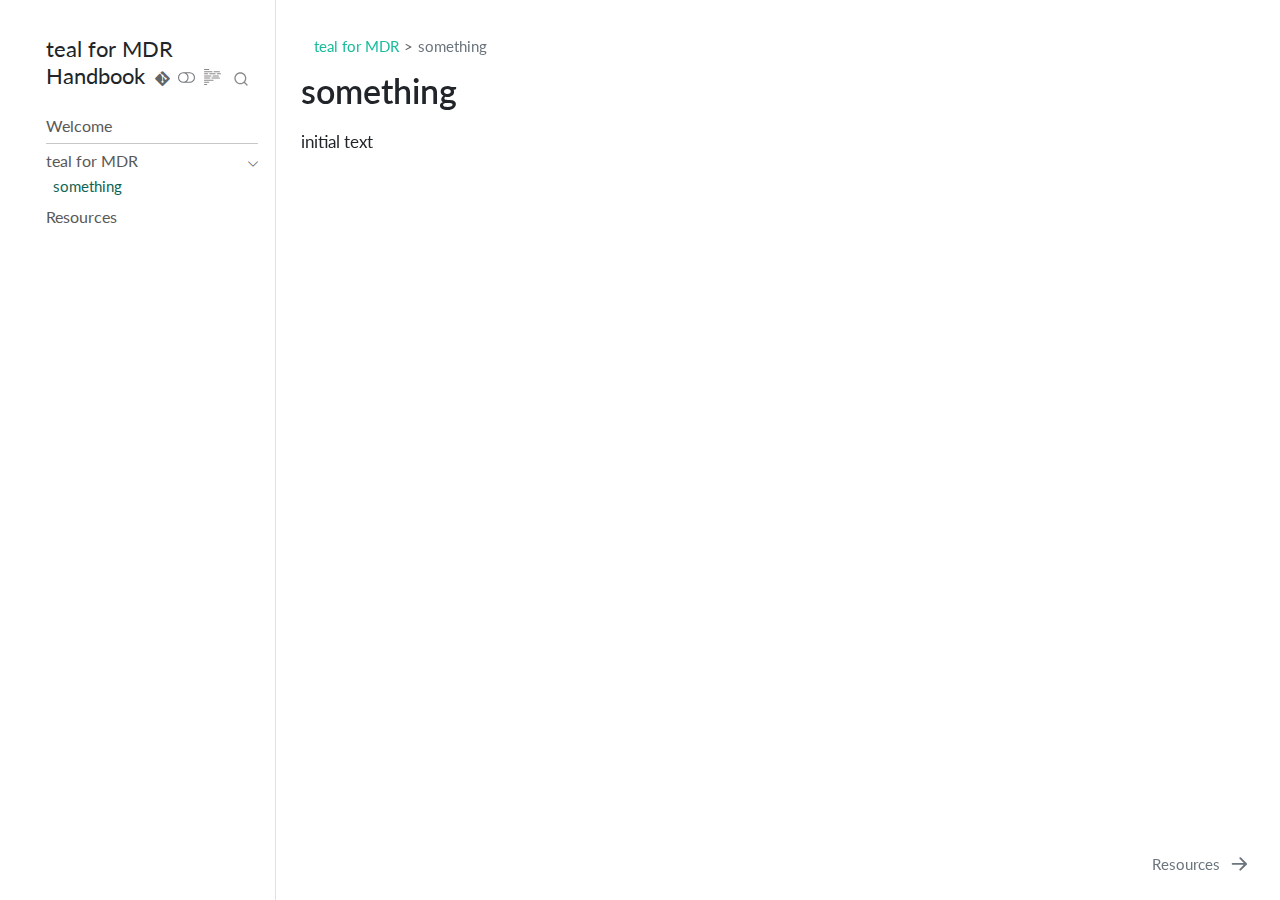
<file: docs/1.html>
<!DOCTYPE html>
<html xmlns="http://www.w3.org/1999/xhtml" lang="en-US" xml:lang="en-US"><head>

<meta charset="utf-8">
<meta name="generator" content="quarto-1.7.32">

<meta name="viewport" content="width=device-width, initial-scale=1.0, user-scalable=yes">


<title>something – teal for MDR Handbook</title>
<style>
code{white-space: pre-wrap;}
span.smallcaps{font-variant: small-caps;}
div.columns{display: flex; gap: min(4vw, 1.5em);}
div.column{flex: auto; overflow-x: auto;}
div.hanging-indent{margin-left: 1.5em; text-indent: -1.5em;}
ul.task-list{list-style: none;}
ul.task-list li input[type="checkbox"] {
  width: 0.8em;
  margin: 0 0.8em 0.2em -1em; /* quarto-specific, see https://github.com/quarto-dev/quarto-cli/issues/4556 */ 
  vertical-align: middle;
}
</style>


<script src="site_libs/quarto-nav/quarto-nav.js"></script>
<script src="site_libs/quarto-nav/headroom.min.js"></script>
<script src="site_libs/clipboard/clipboard.min.js"></script>
<script src="site_libs/quarto-search/autocomplete.umd.js"></script>
<script src="site_libs/quarto-search/fuse.min.js"></script>
<script src="site_libs/quarto-search/quarto-search.js"></script>
<meta name="quarto:offset" content="./">
<link href="./x_resources.html" rel="next">
<script src="site_libs/quarto-html/quarto.js" type="module"></script>
<script src="site_libs/quarto-html/tabsets/tabsets.js" type="module"></script>
<script src="site_libs/quarto-html/popper.min.js"></script>
<script src="site_libs/quarto-html/tippy.umd.min.js"></script>
<script src="site_libs/quarto-html/anchor.min.js"></script>
<link href="site_libs/quarto-html/tippy.css" rel="stylesheet">
<link href="site_libs/quarto-html/quarto-syntax-highlighting-234273d1456647dabc34a594ac50e507.css" rel="stylesheet" class="quarto-color-scheme" id="quarto-text-highlighting-styles">
<link href="site_libs/quarto-html/quarto-syntax-highlighting-dark-0348920b7671f696dc9078d39bff215e.css" rel="stylesheet" class="quarto-color-scheme quarto-color-alternate" id="quarto-text-highlighting-styles">
<link href="site_libs/quarto-html/quarto-syntax-highlighting-234273d1456647dabc34a594ac50e507.css" rel="stylesheet" class="quarto-color-scheme-extra" id="quarto-text-highlighting-styles">
<script src="site_libs/bootstrap/bootstrap.min.js"></script>
<link href="site_libs/bootstrap/bootstrap-icons.css" rel="stylesheet">
<link href="site_libs/bootstrap/bootstrap-35c3dc383e0d4b5193e8d971722496f6.min.css" rel="stylesheet" append-hash="true" class="quarto-color-scheme" id="quarto-bootstrap" data-mode="light">
<link href="site_libs/bootstrap/bootstrap-dark-938ad4982cb4b144cf7cc81f216641c6.min.css" rel="stylesheet" append-hash="true" class="quarto-color-scheme quarto-color-alternate" id="quarto-bootstrap" data-mode="dark">
<link href="site_libs/bootstrap/bootstrap-35c3dc383e0d4b5193e8d971722496f6.min.css" rel="stylesheet" append-hash="true" class="quarto-color-scheme-extra" id="quarto-bootstrap" data-mode="light">
<script id="quarto-search-options" type="application/json">{
  "location": "sidebar",
  "copy-button": true,
  "collapse-after": 3,
  "panel-placement": "start",
  "type": "overlay",
  "limit": 50,
  "keyboard-shortcut": [
    "f",
    "/",
    "s"
  ],
  "language": {
    "search-no-results-text": "No results",
    "search-matching-documents-text": "matching documents",
    "search-copy-link-title": "Copy link to search",
    "search-hide-matches-text": "Hide additional matches",
    "search-more-match-text": "more match in this document",
    "search-more-matches-text": "more matches in this document",
    "search-clear-button-title": "Clear",
    "search-text-placeholder": "",
    "search-detached-cancel-button-title": "Cancel",
    "search-submit-button-title": "Submit",
    "search-label": "Search"
  }
}</script>
<style>html{ scroll-behavior: smooth; }</style>


<link rel="stylesheet" href="styles.css">
<meta property="og:title" content="something – teal for MDR Handbook">
<meta property="og:description" content="">
<meta property="og:site_name" content="teal for MDR Handbook">
</head>

<body class="nav-sidebar floating quarto-light"><script id="quarto-html-before-body" type="application/javascript">
    const toggleBodyColorMode = (bsSheetEl) => {
      const mode = bsSheetEl.getAttribute("data-mode");
      const bodyEl = window.document.querySelector("body");
      if (mode === "dark") {
        bodyEl.classList.add("quarto-dark");
        bodyEl.classList.remove("quarto-light");
      } else {
        bodyEl.classList.add("quarto-light");
        bodyEl.classList.remove("quarto-dark");
      }
    }
    const toggleBodyColorPrimary = () => {
      const bsSheetEl = window.document.querySelector("link#quarto-bootstrap:not([rel=disabled-stylesheet])");
      if (bsSheetEl) {
        toggleBodyColorMode(bsSheetEl);
      }
    }
    const setColorSchemeToggle = (alternate) => {
      const toggles = window.document.querySelectorAll('.quarto-color-scheme-toggle');
      for (let i=0; i < toggles.length; i++) {
        const toggle = toggles[i];
        if (toggle) {
          if (alternate) {
            toggle.classList.add("alternate");
          } else {
            toggle.classList.remove("alternate");
          }
        }
      }
    };
    const toggleColorMode = (alternate) => {
      // Switch the stylesheets
      const primaryStylesheets = window.document.querySelectorAll('link.quarto-color-scheme:not(.quarto-color-alternate)');
      const alternateStylesheets = window.document.querySelectorAll('link.quarto-color-scheme.quarto-color-alternate');
      manageTransitions('#quarto-margin-sidebar .nav-link', false);
      if (alternate) {
        // note: dark is layered on light, we don't disable primary!
        enableStylesheet(alternateStylesheets);
        for (const sheetNode of alternateStylesheets) {
          if (sheetNode.id === "quarto-bootstrap") {
            toggleBodyColorMode(sheetNode);
          }
        }
      } else {
        disableStylesheet(alternateStylesheets);
        enableStylesheet(primaryStylesheets)
        toggleBodyColorPrimary();
      }
      manageTransitions('#quarto-margin-sidebar .nav-link', true);
      // Switch the toggles
      setColorSchemeToggle(alternate)
      // Hack to workaround the fact that safari doesn't
      // properly recolor the scrollbar when toggling (#1455)
      if (navigator.userAgent.indexOf('Safari') > 0 && navigator.userAgent.indexOf('Chrome') == -1) {
        manageTransitions("body", false);
        window.scrollTo(0, 1);
        setTimeout(() => {
          window.scrollTo(0, 0);
          manageTransitions("body", true);
        }, 40);
      }
    }
    const disableStylesheet = (stylesheets) => {
      for (let i=0; i < stylesheets.length; i++) {
        const stylesheet = stylesheets[i];
        stylesheet.rel = 'disabled-stylesheet';
      }
    }
    const enableStylesheet = (stylesheets) => {
      for (let i=0; i < stylesheets.length; i++) {
        const stylesheet = stylesheets[i];
        if(stylesheet.rel !== 'stylesheet') { // for Chrome, which will still FOUC without this check
          stylesheet.rel = 'stylesheet';
        }
      }
    }
    const manageTransitions = (selector, allowTransitions) => {
      const els = window.document.querySelectorAll(selector);
      for (let i=0; i < els.length; i++) {
        const el = els[i];
        if (allowTransitions) {
          el.classList.remove('notransition');
        } else {
          el.classList.add('notransition');
        }
      }
    }
    const isFileUrl = () => {
      return window.location.protocol === 'file:';
    }
    const hasAlternateSentinel = () => {
      let styleSentinel = getColorSchemeSentinel();
      if (styleSentinel !== null) {
        return styleSentinel === "alternate";
      } else {
        return false;
      }
    }
    const setStyleSentinel = (alternate) => {
      const value = alternate ? "alternate" : "default";
      if (!isFileUrl()) {
        window.localStorage.setItem("quarto-color-scheme", value);
      } else {
        localAlternateSentinel = value;
      }
    }
    const getColorSchemeSentinel = () => {
      if (!isFileUrl()) {
        const storageValue = window.localStorage.getItem("quarto-color-scheme");
        return storageValue != null ? storageValue : localAlternateSentinel;
      } else {
        return localAlternateSentinel;
      }
    }
    const toggleGiscusIfUsed = (isAlternate, darkModeDefault) => {
      const baseTheme = document.querySelector('#giscus-base-theme')?.value ?? 'light';
      const alternateTheme = document.querySelector('#giscus-alt-theme')?.value ?? 'dark';
      let newTheme = '';
      if(authorPrefersDark) {
        newTheme = isAlternate ? baseTheme : alternateTheme;
      } else {
        newTheme = isAlternate ? alternateTheme : baseTheme;
      }
      const changeGiscusTheme = () => {
        // From: https://github.com/giscus/giscus/issues/336
        const sendMessage = (message) => {
          const iframe = document.querySelector('iframe.giscus-frame');
          if (!iframe) return;
          iframe.contentWindow.postMessage({ giscus: message }, 'https://giscus.app');
        }
        sendMessage({
          setConfig: {
            theme: newTheme
          }
        });
      }
      const isGiscussLoaded = window.document.querySelector('iframe.giscus-frame') !== null;
      if (isGiscussLoaded) {
        changeGiscusTheme();
      }
    };
    const authorPrefersDark = false;
    const darkModeDefault = authorPrefersDark;
      document.querySelector('link#quarto-text-highlighting-styles.quarto-color-scheme-extra').rel = 'disabled-stylesheet';
      document.querySelector('link#quarto-bootstrap.quarto-color-scheme-extra').rel = 'disabled-stylesheet';
    let localAlternateSentinel = darkModeDefault ? 'alternate' : 'default';
    // Dark / light mode switch
    window.quartoToggleColorScheme = () => {
      // Read the current dark / light value
      let toAlternate = !hasAlternateSentinel();
      toggleColorMode(toAlternate);
      setStyleSentinel(toAlternate);
      toggleGiscusIfUsed(toAlternate, darkModeDefault);
      window.dispatchEvent(new Event('resize'));
    };
    // Switch to dark mode if need be
    if (hasAlternateSentinel()) {
      toggleColorMode(true);
    } else {
      toggleColorMode(false);
    }
  </script>

<div id="quarto-search-results"></div>
  <header id="quarto-header" class="headroom fixed-top">
  <nav class="quarto-secondary-nav">
    <div class="container-fluid d-flex">
      <button type="button" class="quarto-btn-toggle btn" data-bs-toggle="collapse" role="button" data-bs-target=".quarto-sidebar-collapse-item" aria-controls="quarto-sidebar" aria-expanded="false" aria-label="Toggle sidebar navigation" onclick="if (window.quartoToggleHeadroom) { window.quartoToggleHeadroom(); }">
        <i class="bi bi-layout-text-sidebar-reverse"></i>
      </button>
        <nav class="quarto-page-breadcrumbs" aria-label="breadcrumb"><ol class="breadcrumb"><li class="breadcrumb-item"><a href="./1.html">teal for MDR</a></li><li class="breadcrumb-item"><a href="./1.html"><span class="chapter-title">something</span></a></li></ol></nav>
        <a class="flex-grow-1" role="navigation" data-bs-toggle="collapse" data-bs-target=".quarto-sidebar-collapse-item" aria-controls="quarto-sidebar" aria-expanded="false" aria-label="Toggle sidebar navigation" onclick="if (window.quartoToggleHeadroom) { window.quartoToggleHeadroom(); }">      
        </a>
      <button type="button" class="btn quarto-search-button" aria-label="Search" onclick="window.quartoOpenSearch();">
        <i class="bi bi-search"></i>
      </button>
    </div>
  </nav>
</header>
<!-- content -->
<div id="quarto-content" class="quarto-container page-columns page-rows-contents page-layout-full">
<!-- sidebar -->
  <nav id="quarto-sidebar" class="sidebar collapse collapse-horizontal quarto-sidebar-collapse-item sidebar-navigation floating overflow-auto">
    <div class="pt-lg-2 mt-2 text-left sidebar-header">
    <div class="sidebar-title mb-0 py-0">
      <a href="./">teal for MDR Handbook</a> 
        <div class="sidebar-tools-main tools-wide">
    <a href="https://code.roche.com/nest/docs/teal.mdr.handbook" title="Source Code" class="quarto-navigation-tool px-1" aria-label="Source Code"><i class="bi bi-git"></i></a>
  <a href="" class="quarto-color-scheme-toggle quarto-navigation-tool  px-1" onclick="window.quartoToggleColorScheme(); return false;" title="Toggle dark mode"><i class="bi"></i></a>
  <a href="" class="quarto-reader-toggle quarto-navigation-tool px-1" onclick="window.quartoToggleReader(); return false;" title="Toggle reader mode">
  <div class="quarto-reader-toggle-btn">
  <i class="bi"></i>
  </div>
</a>
    <div id="quarto-search" class="quarto-navigation-tool px-1" title="Search"></div>
</div>
    </div>
      </div>
    <div class="sidebar-menu-container"> 
    <ul class="list-unstyled mt-1">
        <li class="sidebar-item">
  <div class="sidebar-item-container"> 
  <a href="./index.html" class="sidebar-item-text sidebar-link"><span class="chapter-title">Welcome</span></a>
  </div>
</li>
        <li class="px-0"><hr class="sidebar-divider hi "></li>
        <li class="sidebar-item sidebar-item-section">
      <div class="sidebar-item-container"> 
            <a class="sidebar-item-text sidebar-link text-start" data-bs-toggle="collapse" data-bs-target="#quarto-sidebar-section-1" role="navigation" aria-expanded="true">
 <span class="menu-text">teal for MDR</span></a>
          <a class="sidebar-item-toggle text-start" data-bs-toggle="collapse" data-bs-target="#quarto-sidebar-section-1" role="navigation" aria-expanded="true" aria-label="Toggle section">
            <i class="bi bi-chevron-right ms-2"></i>
          </a> 
      </div>
      <ul id="quarto-sidebar-section-1" class="collapse list-unstyled sidebar-section depth1 show">  
          <li class="sidebar-item">
  <div class="sidebar-item-container"> 
  <a href="./1.html" class="sidebar-item-text sidebar-link active"><span class="chapter-title">something</span></a>
  </div>
</li>
      </ul>
  </li>
        <li class="sidebar-item">
  <div class="sidebar-item-container"> 
  <a href="./x_resources.html" class="sidebar-item-text sidebar-link"><span class="chapter-title">Resources</span></a>
  </div>
</li>
    </ul>
    </div>
</nav>
<div id="quarto-sidebar-glass" class="quarto-sidebar-collapse-item" data-bs-toggle="collapse" data-bs-target=".quarto-sidebar-collapse-item"></div>
<!-- margin-sidebar -->
    <div id="quarto-margin-sidebar" class="sidebar margin-sidebar zindex-bottom">
        
    </div>
<!-- main -->
<main class="content column-page-right" id="quarto-document-content">


<header id="title-block-header" class="quarto-title-block default"><nav class="quarto-page-breadcrumbs quarto-title-breadcrumbs d-none d-lg-block" aria-label="breadcrumb"><ol class="breadcrumb"><li class="breadcrumb-item"><a href="./1.html">teal for MDR</a></li><li class="breadcrumb-item"><a href="./1.html"><span class="chapter-title">something</span></a></li></ol></nav>
<div class="quarto-title">
<h1 class="title"><span class="chapter-title">something</span></h1>
</div>



<div class="quarto-title-meta column-page-right">

    
  
    
  </div>
  


</header>


<p>initial text</p>



</main> <!-- /main -->
<script id="quarto-html-after-body" type="application/javascript">
  window.document.addEventListener("DOMContentLoaded", function (event) {
    // Ensure there is a toggle, if there isn't float one in the top right
    if (window.document.querySelector('.quarto-color-scheme-toggle') === null) {
      const a = window.document.createElement('a');
      a.classList.add('top-right');
      a.classList.add('quarto-color-scheme-toggle');
      a.href = "";
      a.onclick = function() { try { window.quartoToggleColorScheme(); } catch {} return false; };
      const i = window.document.createElement("i");
      i.classList.add('bi');
      a.appendChild(i);
      window.document.body.appendChild(a);
    }
    setColorSchemeToggle(hasAlternateSentinel())
    const icon = "";
    const anchorJS = new window.AnchorJS();
    anchorJS.options = {
      placement: 'right',
      icon: icon
    };
    anchorJS.add('.anchored');
    const isCodeAnnotation = (el) => {
      for (const clz of el.classList) {
        if (clz.startsWith('code-annotation-')) {                     
          return true;
        }
      }
      return false;
    }
    const onCopySuccess = function(e) {
      // button target
      const button = e.trigger;
      // don't keep focus
      button.blur();
      // flash "checked"
      button.classList.add('code-copy-button-checked');
      var currentTitle = button.getAttribute("title");
      button.setAttribute("title", "Copied!");
      let tooltip;
      if (window.bootstrap) {
        button.setAttribute("data-bs-toggle", "tooltip");
        button.setAttribute("data-bs-placement", "left");
        button.setAttribute("data-bs-title", "Copied!");
        tooltip = new bootstrap.Tooltip(button, 
          { trigger: "manual", 
            customClass: "code-copy-button-tooltip",
            offset: [0, -8]});
        tooltip.show();    
      }
      setTimeout(function() {
        if (tooltip) {
          tooltip.hide();
          button.removeAttribute("data-bs-title");
          button.removeAttribute("data-bs-toggle");
          button.removeAttribute("data-bs-placement");
        }
        button.setAttribute("title", currentTitle);
        button.classList.remove('code-copy-button-checked');
      }, 1000);
      // clear code selection
      e.clearSelection();
    }
    const getTextToCopy = function(trigger) {
        const codeEl = trigger.previousElementSibling.cloneNode(true);
        for (const childEl of codeEl.children) {
          if (isCodeAnnotation(childEl)) {
            childEl.remove();
          }
        }
        return codeEl.innerText;
    }
    const clipboard = new window.ClipboardJS('.code-copy-button:not([data-in-quarto-modal])', {
      text: getTextToCopy
    });
    clipboard.on('success', onCopySuccess);
    if (window.document.getElementById('quarto-embedded-source-code-modal')) {
      const clipboardModal = new window.ClipboardJS('.code-copy-button[data-in-quarto-modal]', {
        text: getTextToCopy,
        container: window.document.getElementById('quarto-embedded-source-code-modal')
      });
      clipboardModal.on('success', onCopySuccess);
    }
      var localhostRegex = new RegExp(/^(?:http|https):\/\/localhost\:?[0-9]*\//);
      var mailtoRegex = new RegExp(/^mailto:/);
        var filterRegex = new RegExp('/' + window.location.host + '/');
      var isInternal = (href) => {
          return filterRegex.test(href) || localhostRegex.test(href) || mailtoRegex.test(href);
      }
      // Inspect non-navigation links and adorn them if external
     var links = window.document.querySelectorAll('a[href]:not(.nav-link):not(.navbar-brand):not(.toc-action):not(.sidebar-link):not(.sidebar-item-toggle):not(.pagination-link):not(.no-external):not([aria-hidden]):not(.dropdown-item):not(.quarto-navigation-tool):not(.about-link)');
      for (var i=0; i<links.length; i++) {
        const link = links[i];
        if (!isInternal(link.href)) {
          // undo the damage that might have been done by quarto-nav.js in the case of
          // links that we want to consider external
          if (link.dataset.originalHref !== undefined) {
            link.href = link.dataset.originalHref;
          }
        }
      }
    function tippyHover(el, contentFn, onTriggerFn, onUntriggerFn) {
      const config = {
        allowHTML: true,
        maxWidth: 500,
        delay: 100,
        arrow: false,
        appendTo: function(el) {
            return el.parentElement;
        },
        interactive: true,
        interactiveBorder: 10,
        theme: 'quarto',
        placement: 'bottom-start',
      };
      if (contentFn) {
        config.content = contentFn;
      }
      if (onTriggerFn) {
        config.onTrigger = onTriggerFn;
      }
      if (onUntriggerFn) {
        config.onUntrigger = onUntriggerFn;
      }
      window.tippy(el, config); 
    }
    const noterefs = window.document.querySelectorAll('a[role="doc-noteref"]');
    for (var i=0; i<noterefs.length; i++) {
      const ref = noterefs[i];
      tippyHover(ref, function() {
        // use id or data attribute instead here
        let href = ref.getAttribute('data-footnote-href') || ref.getAttribute('href');
        try { href = new URL(href).hash; } catch {}
        const id = href.replace(/^#\/?/, "");
        const note = window.document.getElementById(id);
        if (note) {
          return note.innerHTML;
        } else {
          return "";
        }
      });
    }
    const xrefs = window.document.querySelectorAll('a.quarto-xref');
    const processXRef = (id, note) => {
      // Strip column container classes
      const stripColumnClz = (el) => {
        el.classList.remove("page-full", "page-columns");
        if (el.children) {
          for (const child of el.children) {
            stripColumnClz(child);
          }
        }
      }
      stripColumnClz(note)
      if (id === null || id.startsWith('sec-')) {
        // Special case sections, only their first couple elements
        const container = document.createElement("div");
        if (note.children && note.children.length > 2) {
          container.appendChild(note.children[0].cloneNode(true));
          for (let i = 1; i < note.children.length; i++) {
            const child = note.children[i];
            if (child.tagName === "P" && child.innerText === "") {
              continue;
            } else {
              container.appendChild(child.cloneNode(true));
              break;
            }
          }
          if (window.Quarto?.typesetMath) {
            window.Quarto.typesetMath(container);
          }
          return container.innerHTML
        } else {
          if (window.Quarto?.typesetMath) {
            window.Quarto.typesetMath(note);
          }
          return note.innerHTML;
        }
      } else {
        // Remove any anchor links if they are present
        const anchorLink = note.querySelector('a.anchorjs-link');
        if (anchorLink) {
          anchorLink.remove();
        }
        if (window.Quarto?.typesetMath) {
          window.Quarto.typesetMath(note);
        }
        if (note.classList.contains("callout")) {
          return note.outerHTML;
        } else {
          return note.innerHTML;
        }
      }
    }
    for (var i=0; i<xrefs.length; i++) {
      const xref = xrefs[i];
      tippyHover(xref, undefined, function(instance) {
        instance.disable();
        let url = xref.getAttribute('href');
        let hash = undefined; 
        if (url.startsWith('#')) {
          hash = url;
        } else {
          try { hash = new URL(url).hash; } catch {}
        }
        if (hash) {
          const id = hash.replace(/^#\/?/, "");
          const note = window.document.getElementById(id);
          if (note !== null) {
            try {
              const html = processXRef(id, note.cloneNode(true));
              instance.setContent(html);
            } finally {
              instance.enable();
              instance.show();
            }
          } else {
            // See if we can fetch this
            fetch(url.split('#')[0])
            .then(res => res.text())
            .then(html => {
              const parser = new DOMParser();
              const htmlDoc = parser.parseFromString(html, "text/html");
              const note = htmlDoc.getElementById(id);
              if (note !== null) {
                const html = processXRef(id, note);
                instance.setContent(html);
              } 
            }).finally(() => {
              instance.enable();
              instance.show();
            });
          }
        } else {
          // See if we can fetch a full url (with no hash to target)
          // This is a special case and we should probably do some content thinning / targeting
          fetch(url)
          .then(res => res.text())
          .then(html => {
            const parser = new DOMParser();
            const htmlDoc = parser.parseFromString(html, "text/html");
            const note = htmlDoc.querySelector('main.content');
            if (note !== null) {
              // This should only happen for chapter cross references
              // (since there is no id in the URL)
              // remove the first header
              if (note.children.length > 0 && note.children[0].tagName === "HEADER") {
                note.children[0].remove();
              }
              const html = processXRef(null, note);
              instance.setContent(html);
            } 
          }).finally(() => {
            instance.enable();
            instance.show();
          });
        }
      }, function(instance) {
      });
    }
        let selectedAnnoteEl;
        const selectorForAnnotation = ( cell, annotation) => {
          let cellAttr = 'data-code-cell="' + cell + '"';
          let lineAttr = 'data-code-annotation="' +  annotation + '"';
          const selector = 'span[' + cellAttr + '][' + lineAttr + ']';
          return selector;
        }
        const selectCodeLines = (annoteEl) => {
          const doc = window.document;
          const targetCell = annoteEl.getAttribute("data-target-cell");
          const targetAnnotation = annoteEl.getAttribute("data-target-annotation");
          const annoteSpan = window.document.querySelector(selectorForAnnotation(targetCell, targetAnnotation));
          const lines = annoteSpan.getAttribute("data-code-lines").split(",");
          const lineIds = lines.map((line) => {
            return targetCell + "-" + line;
          })
          let top = null;
          let height = null;
          let parent = null;
          if (lineIds.length > 0) {
              //compute the position of the single el (top and bottom and make a div)
              const el = window.document.getElementById(lineIds[0]);
              top = el.offsetTop;
              height = el.offsetHeight;
              parent = el.parentElement.parentElement;
            if (lineIds.length > 1) {
              const lastEl = window.document.getElementById(lineIds[lineIds.length - 1]);
              const bottom = lastEl.offsetTop + lastEl.offsetHeight;
              height = bottom - top;
            }
            if (top !== null && height !== null && parent !== null) {
              // cook up a div (if necessary) and position it 
              let div = window.document.getElementById("code-annotation-line-highlight");
              if (div === null) {
                div = window.document.createElement("div");
                div.setAttribute("id", "code-annotation-line-highlight");
                div.style.position = 'absolute';
                parent.appendChild(div);
              }
              div.style.top = top - 2 + "px";
              div.style.height = height + 4 + "px";
              div.style.left = 0;
              let gutterDiv = window.document.getElementById("code-annotation-line-highlight-gutter");
              if (gutterDiv === null) {
                gutterDiv = window.document.createElement("div");
                gutterDiv.setAttribute("id", "code-annotation-line-highlight-gutter");
                gutterDiv.style.position = 'absolute';
                const codeCell = window.document.getElementById(targetCell);
                const gutter = codeCell.querySelector('.code-annotation-gutter');
                gutter.appendChild(gutterDiv);
              }
              gutterDiv.style.top = top - 2 + "px";
              gutterDiv.style.height = height + 4 + "px";
            }
            selectedAnnoteEl = annoteEl;
          }
        };
        const unselectCodeLines = () => {
          const elementsIds = ["code-annotation-line-highlight", "code-annotation-line-highlight-gutter"];
          elementsIds.forEach((elId) => {
            const div = window.document.getElementById(elId);
            if (div) {
              div.remove();
            }
          });
          selectedAnnoteEl = undefined;
        };
          // Handle positioning of the toggle
      window.addEventListener(
        "resize",
        throttle(() => {
          elRect = undefined;
          if (selectedAnnoteEl) {
            selectCodeLines(selectedAnnoteEl);
          }
        }, 10)
      );
      function throttle(fn, ms) {
      let throttle = false;
      let timer;
        return (...args) => {
          if(!throttle) { // first call gets through
              fn.apply(this, args);
              throttle = true;
          } else { // all the others get throttled
              if(timer) clearTimeout(timer); // cancel #2
              timer = setTimeout(() => {
                fn.apply(this, args);
                timer = throttle = false;
              }, ms);
          }
        };
      }
        // Attach click handler to the DT
        const annoteDls = window.document.querySelectorAll('dt[data-target-cell]');
        for (const annoteDlNode of annoteDls) {
          annoteDlNode.addEventListener('click', (event) => {
            const clickedEl = event.target;
            if (clickedEl !== selectedAnnoteEl) {
              unselectCodeLines();
              const activeEl = window.document.querySelector('dt[data-target-cell].code-annotation-active');
              if (activeEl) {
                activeEl.classList.remove('code-annotation-active');
              }
              selectCodeLines(clickedEl);
              clickedEl.classList.add('code-annotation-active');
            } else {
              // Unselect the line
              unselectCodeLines();
              clickedEl.classList.remove('code-annotation-active');
            }
          });
        }
    const findCites = (el) => {
      const parentEl = el.parentElement;
      if (parentEl) {
        const cites = parentEl.dataset.cites;
        if (cites) {
          return {
            el,
            cites: cites.split(' ')
          };
        } else {
          return findCites(el.parentElement)
        }
      } else {
        return undefined;
      }
    };
    var bibliorefs = window.document.querySelectorAll('a[role="doc-biblioref"]');
    for (var i=0; i<bibliorefs.length; i++) {
      const ref = bibliorefs[i];
      const citeInfo = findCites(ref);
      if (citeInfo) {
        tippyHover(citeInfo.el, function() {
          var popup = window.document.createElement('div');
          citeInfo.cites.forEach(function(cite) {
            var citeDiv = window.document.createElement('div');
            citeDiv.classList.add('hanging-indent');
            citeDiv.classList.add('csl-entry');
            var biblioDiv = window.document.getElementById('ref-' + cite);
            if (biblioDiv) {
              citeDiv.innerHTML = biblioDiv.innerHTML;
            }
            popup.appendChild(citeDiv);
          });
          return popup.innerHTML;
        });
      }
    }
  });
  </script>
<nav class="page-navigation column-page-right">
  <div class="nav-page nav-page-previous">
  </div>
  <div class="nav-page nav-page-next">
      <a href="./x_resources.html" class="pagination-link" aria-label="Resources">
        <span class="nav-page-text"><span class="chapter-title">Resources</span></span> <i class="bi bi-arrow-right-short"></i>
      </a>
  </div>
</nav>
</div> <!-- /content -->




<script src="site_libs/quarto-html/zenscroll-min.js"></script>
</body></html>
</file>
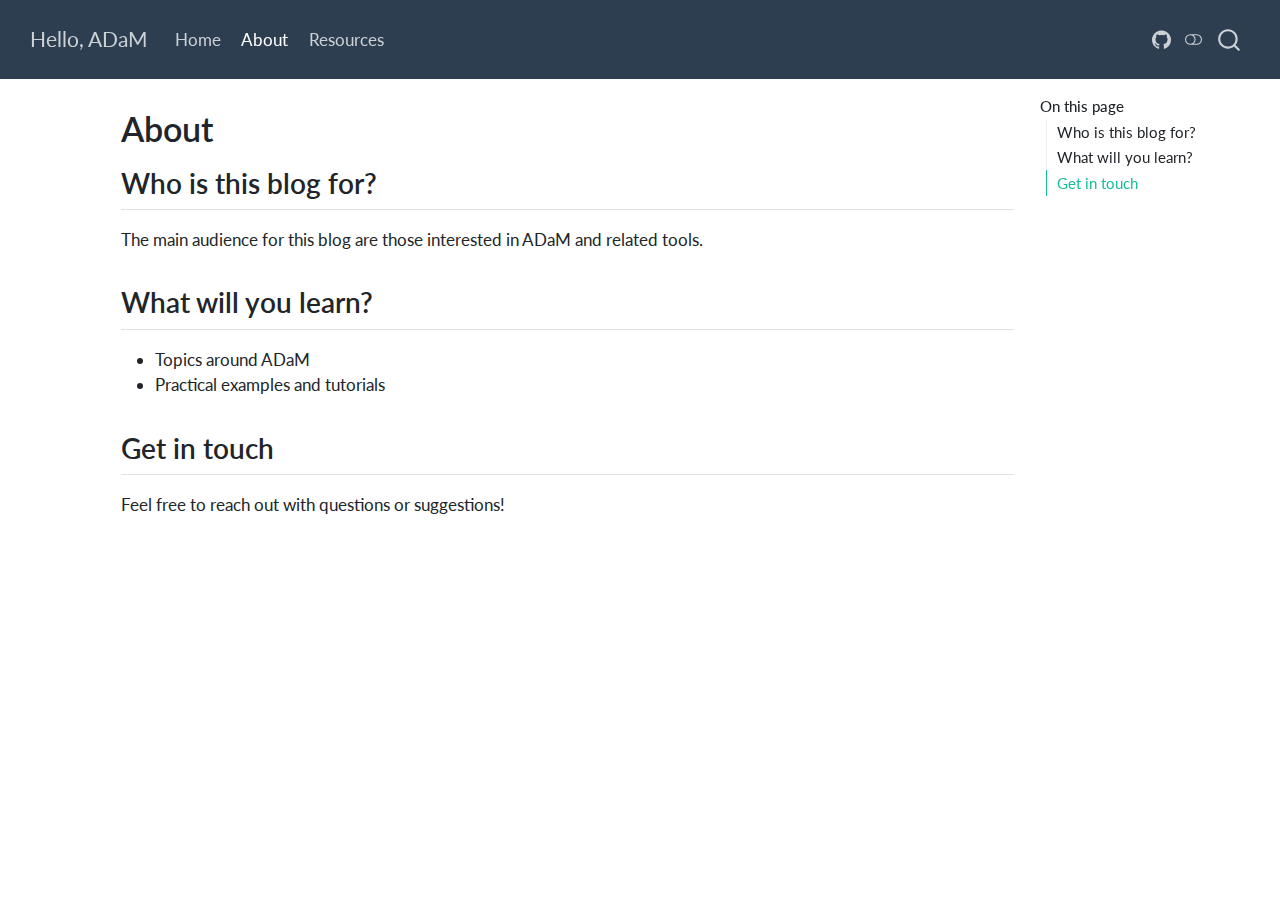
<file: docs/about.html>
<!DOCTYPE html>
<html xmlns="http://www.w3.org/1999/xhtml" lang="en" xml:lang="en"><head>

<meta charset="utf-8">
<meta name="generator" content="quarto-1.7.32">

<meta name="viewport" content="width=device-width, initial-scale=1.0, user-scalable=yes">


<title>About – Hello, ADaM</title>
<style>
code{white-space: pre-wrap;}
span.smallcaps{font-variant: small-caps;}
div.columns{display: flex; gap: min(4vw, 1.5em);}
div.column{flex: auto; overflow-x: auto;}
div.hanging-indent{margin-left: 1.5em; text-indent: -1.5em;}
ul.task-list{list-style: none;}
ul.task-list li input[type="checkbox"] {
  width: 0.8em;
  margin: 0 0.8em 0.2em -1em; /* quarto-specific, see https://github.com/quarto-dev/quarto-cli/issues/4556 */ 
  vertical-align: middle;
}
</style>


<script src="site_libs/quarto-nav/quarto-nav.js"></script>
<script src="site_libs/quarto-nav/headroom.min.js"></script>
<script src="site_libs/clipboard/clipboard.min.js"></script>
<script src="site_libs/quarto-search/autocomplete.umd.js"></script>
<script src="site_libs/quarto-search/fuse.min.js"></script>
<script src="site_libs/quarto-search/quarto-search.js"></script>
<meta name="quarto:offset" content="./">
<script src="site_libs/quarto-html/quarto.js" type="module"></script>
<script src="site_libs/quarto-html/tabsets/tabsets.js" type="module"></script>
<script src="site_libs/quarto-html/popper.min.js"></script>
<script src="site_libs/quarto-html/tippy.umd.min.js"></script>
<script src="site_libs/quarto-html/anchor.min.js"></script>
<link href="site_libs/quarto-html/tippy.css" rel="stylesheet">
<link href="site_libs/quarto-html/quarto-syntax-highlighting-234273d1456647dabc34a594ac50e507.css" rel="stylesheet" class="quarto-color-scheme" id="quarto-text-highlighting-styles">
<link href="site_libs/quarto-html/quarto-syntax-highlighting-dark-0348920b7671f696dc9078d39bff215e.css" rel="stylesheet" class="quarto-color-scheme quarto-color-alternate" id="quarto-text-highlighting-styles">
<link href="site_libs/quarto-html/quarto-syntax-highlighting-234273d1456647dabc34a594ac50e507.css" rel="stylesheet" class="quarto-color-scheme-extra" id="quarto-text-highlighting-styles">
<script src="site_libs/bootstrap/bootstrap.min.js"></script>
<link href="site_libs/bootstrap/bootstrap-icons.css" rel="stylesheet">
<link href="site_libs/bootstrap/bootstrap-f4f532d2d60f6c577e99763681728235.min.css" rel="stylesheet" append-hash="true" class="quarto-color-scheme" id="quarto-bootstrap" data-mode="light">
<link href="site_libs/bootstrap/bootstrap-dark-e72d96873ae4556b06d40d618b4f5f70.min.css" rel="stylesheet" append-hash="true" class="quarto-color-scheme quarto-color-alternate" id="quarto-bootstrap" data-mode="dark">
<link href="site_libs/bootstrap/bootstrap-f4f532d2d60f6c577e99763681728235.min.css" rel="stylesheet" append-hash="true" class="quarto-color-scheme-extra" id="quarto-bootstrap" data-mode="light">
<script id="quarto-search-options" type="application/json">{
  "location": "navbar",
  "copy-button": true,
  "collapse-after": 3,
  "panel-placement": "end",
  "type": "overlay",
  "limit": 50,
  "keyboard-shortcut": [
    "f",
    "/",
    "s"
  ],
  "language": {
    "search-no-results-text": "No results",
    "search-matching-documents-text": "matching documents",
    "search-copy-link-title": "Copy link to search",
    "search-hide-matches-text": "Hide additional matches",
    "search-more-match-text": "more match in this document",
    "search-more-matches-text": "more matches in this document",
    "search-clear-button-title": "Clear",
    "search-text-placeholder": "",
    "search-detached-cancel-button-title": "Cancel",
    "search-submit-button-title": "Submit",
    "search-label": "Search"
  }
}</script>
<style>html{ scroll-behavior: smooth; }</style>


<link rel="stylesheet" href="styles.css">
<meta property="og:title" content="About – Hello, ADaM">
<meta property="og:description" content="">
<meta property="og:site_name" content="Hello, ADaM">
</head>

<body class="nav-fixed quarto-light"><script id="quarto-html-before-body" type="application/javascript">
    const toggleBodyColorMode = (bsSheetEl) => {
      const mode = bsSheetEl.getAttribute("data-mode");
      const bodyEl = window.document.querySelector("body");
      if (mode === "dark") {
        bodyEl.classList.add("quarto-dark");
        bodyEl.classList.remove("quarto-light");
      } else {
        bodyEl.classList.add("quarto-light");
        bodyEl.classList.remove("quarto-dark");
      }
    }
    const toggleBodyColorPrimary = () => {
      const bsSheetEl = window.document.querySelector("link#quarto-bootstrap:not([rel=disabled-stylesheet])");
      if (bsSheetEl) {
        toggleBodyColorMode(bsSheetEl);
      }
    }
    const setColorSchemeToggle = (alternate) => {
      const toggles = window.document.querySelectorAll('.quarto-color-scheme-toggle');
      for (let i=0; i < toggles.length; i++) {
        const toggle = toggles[i];
        if (toggle) {
          if (alternate) {
            toggle.classList.add("alternate");
          } else {
            toggle.classList.remove("alternate");
          }
        }
      }
    };
    const toggleColorMode = (alternate) => {
      // Switch the stylesheets
      const primaryStylesheets = window.document.querySelectorAll('link.quarto-color-scheme:not(.quarto-color-alternate)');
      const alternateStylesheets = window.document.querySelectorAll('link.quarto-color-scheme.quarto-color-alternate');
      manageTransitions('#quarto-margin-sidebar .nav-link', false);
      if (alternate) {
        // note: dark is layered on light, we don't disable primary!
        enableStylesheet(alternateStylesheets);
        for (const sheetNode of alternateStylesheets) {
          if (sheetNode.id === "quarto-bootstrap") {
            toggleBodyColorMode(sheetNode);
          }
        }
      } else {
        disableStylesheet(alternateStylesheets);
        enableStylesheet(primaryStylesheets)
        toggleBodyColorPrimary();
      }
      manageTransitions('#quarto-margin-sidebar .nav-link', true);
      // Switch the toggles
      setColorSchemeToggle(alternate)
      // Hack to workaround the fact that safari doesn't
      // properly recolor the scrollbar when toggling (#1455)
      if (navigator.userAgent.indexOf('Safari') > 0 && navigator.userAgent.indexOf('Chrome') == -1) {
        manageTransitions("body", false);
        window.scrollTo(0, 1);
        setTimeout(() => {
          window.scrollTo(0, 0);
          manageTransitions("body", true);
        }, 40);
      }
    }
    const disableStylesheet = (stylesheets) => {
      for (let i=0; i < stylesheets.length; i++) {
        const stylesheet = stylesheets[i];
        stylesheet.rel = 'disabled-stylesheet';
      }
    }
    const enableStylesheet = (stylesheets) => {
      for (let i=0; i < stylesheets.length; i++) {
        const stylesheet = stylesheets[i];
        if(stylesheet.rel !== 'stylesheet') { // for Chrome, which will still FOUC without this check
          stylesheet.rel = 'stylesheet';
        }
      }
    }
    const manageTransitions = (selector, allowTransitions) => {
      const els = window.document.querySelectorAll(selector);
      for (let i=0; i < els.length; i++) {
        const el = els[i];
        if (allowTransitions) {
          el.classList.remove('notransition');
        } else {
          el.classList.add('notransition');
        }
      }
    }
    const isFileUrl = () => {
      return window.location.protocol === 'file:';
    }
    const hasAlternateSentinel = () => {
      let styleSentinel = getColorSchemeSentinel();
      if (styleSentinel !== null) {
        return styleSentinel === "alternate";
      } else {
        return false;
      }
    }
    const setStyleSentinel = (alternate) => {
      const value = alternate ? "alternate" : "default";
      if (!isFileUrl()) {
        window.localStorage.setItem("quarto-color-scheme", value);
      } else {
        localAlternateSentinel = value;
      }
    }
    const getColorSchemeSentinel = () => {
      if (!isFileUrl()) {
        const storageValue = window.localStorage.getItem("quarto-color-scheme");
        return storageValue != null ? storageValue : localAlternateSentinel;
      } else {
        return localAlternateSentinel;
      }
    }
    const toggleGiscusIfUsed = (isAlternate, darkModeDefault) => {
      const baseTheme = document.querySelector('#giscus-base-theme')?.value ?? 'light';
      const alternateTheme = document.querySelector('#giscus-alt-theme')?.value ?? 'dark';
      let newTheme = '';
      if(authorPrefersDark) {
        newTheme = isAlternate ? baseTheme : alternateTheme;
      } else {
        newTheme = isAlternate ? alternateTheme : baseTheme;
      }
      const changeGiscusTheme = () => {
        // From: https://github.com/giscus/giscus/issues/336
        const sendMessage = (message) => {
          const iframe = document.querySelector('iframe.giscus-frame');
          if (!iframe) return;
          iframe.contentWindow.postMessage({ giscus: message }, 'https://giscus.app');
        }
        sendMessage({
          setConfig: {
            theme: newTheme
          }
        });
      }
      const isGiscussLoaded = window.document.querySelector('iframe.giscus-frame') !== null;
      if (isGiscussLoaded) {
        changeGiscusTheme();
      }
    };
    const authorPrefersDark = false;
    const darkModeDefault = authorPrefersDark;
      document.querySelector('link#quarto-text-highlighting-styles.quarto-color-scheme-extra').rel = 'disabled-stylesheet';
      document.querySelector('link#quarto-bootstrap.quarto-color-scheme-extra').rel = 'disabled-stylesheet';
    let localAlternateSentinel = darkModeDefault ? 'alternate' : 'default';
    // Dark / light mode switch
    window.quartoToggleColorScheme = () => {
      // Read the current dark / light value
      let toAlternate = !hasAlternateSentinel();
      toggleColorMode(toAlternate);
      setStyleSentinel(toAlternate);
      toggleGiscusIfUsed(toAlternate, darkModeDefault);
      window.dispatchEvent(new Event('resize'));
    };
    // Switch to dark mode if need be
    if (hasAlternateSentinel()) {
      toggleColorMode(true);
    } else {
      toggleColorMode(false);
    }
  </script>

<div id="quarto-search-results"></div>
  <header id="quarto-header" class="headroom fixed-top">
    <nav class="navbar navbar-expand-lg " data-bs-theme="dark">
      <div class="navbar-container container-fluid">
      <div class="navbar-brand-container mx-auto">
    <a class="navbar-brand" href="./index.html">
    <span class="navbar-title">Hello, ADaM</span>
    </a>
  </div>
            <div id="quarto-search" class="" title="Search"></div>
          <button class="navbar-toggler" type="button" data-bs-toggle="collapse" data-bs-target="#navbarCollapse" aria-controls="navbarCollapse" role="menu" aria-expanded="false" aria-label="Toggle navigation" onclick="if (window.quartoToggleHeadroom) { window.quartoToggleHeadroom(); }">
  <span class="navbar-toggler-icon"></span>
</button>
          <div class="collapse navbar-collapse" id="navbarCollapse">
            <ul class="navbar-nav navbar-nav-scroll me-auto">
  <li class="nav-item">
    <a class="nav-link" href="./index.html"> 
<span class="menu-text">Home</span></a>
  </li>  
  <li class="nav-item">
    <a class="nav-link active" href="./about.html" aria-current="page"> 
<span class="menu-text">About</span></a>
  </li>  
  <li class="nav-item">
    <a class="nav-link" href="./resources.html"> 
<span class="menu-text">Resources</span></a>
  </li>  
</ul>
            <ul class="navbar-nav navbar-nav-scroll ms-auto">
  <li class="nav-item compact">
    <a class="nav-link" href="https://github.com/chizapoth/hello-adam"> <i class="bi bi-github" role="img">
</i> 
<span class="menu-text"></span></a>
  </li>  
</ul>
          </div> <!-- /navcollapse -->
            <div class="quarto-navbar-tools">
  <a href="" class="quarto-color-scheme-toggle quarto-navigation-tool  px-1" onclick="window.quartoToggleColorScheme(); return false;" title="Toggle dark mode"><i class="bi"></i></a>
</div>
      </div> <!-- /container-fluid -->
    </nav>
</header>
<!-- content -->
<div id="quarto-content" class="quarto-container page-columns page-rows-contents page-layout-article page-navbar">
<!-- sidebar -->
<!-- margin-sidebar -->
    <div id="quarto-margin-sidebar" class="sidebar margin-sidebar">
        <nav id="TOC" role="doc-toc" class="toc-active">
    <h2 id="toc-title">On this page</h2>
   
  <ul>
  <li><a href="#who-is-this-blog-for" id="toc-who-is-this-blog-for" class="nav-link active" data-scroll-target="#who-is-this-blog-for">Who is this blog for?</a></li>
  <li><a href="#what-will-you-learn" id="toc-what-will-you-learn" class="nav-link" data-scroll-target="#what-will-you-learn">What will you learn?</a></li>
  <li><a href="#get-in-touch" id="toc-get-in-touch" class="nav-link" data-scroll-target="#get-in-touch">Get in touch</a></li>
  </ul>
</nav>
    </div>
<!-- main -->
<main class="content" id="quarto-document-content">


<header id="title-block-header" class="quarto-title-block default">
<div class="quarto-title">
<h1 class="title">About</h1>
</div>



<div class="quarto-title-meta">

    
  
    
  </div>
  


</header>


<section id="who-is-this-blog-for" class="level2">
<h2 class="anchored" data-anchor-id="who-is-this-blog-for">Who is this blog for?</h2>
<p>The main audience for this blog are those interested in ADaM and related tools.</p>
</section>
<section id="what-will-you-learn" class="level2">
<h2 class="anchored" data-anchor-id="what-will-you-learn">What will you learn?</h2>
<ul>
<li>Topics around ADaM</li>
<li>Practical examples and tutorials</li>
</ul>
</section>
<section id="get-in-touch" class="level2">
<h2 class="anchored" data-anchor-id="get-in-touch">Get in touch</h2>
<p>Feel free to reach out with questions or suggestions!</p>


</section>

</main> <!-- /main -->
<script id="quarto-html-after-body" type="application/javascript">
  window.document.addEventListener("DOMContentLoaded", function (event) {
    // Ensure there is a toggle, if there isn't float one in the top right
    if (window.document.querySelector('.quarto-color-scheme-toggle') === null) {
      const a = window.document.createElement('a');
      a.classList.add('top-right');
      a.classList.add('quarto-color-scheme-toggle');
      a.href = "";
      a.onclick = function() { try { window.quartoToggleColorScheme(); } catch {} return false; };
      const i = window.document.createElement("i");
      i.classList.add('bi');
      a.appendChild(i);
      window.document.body.appendChild(a);
    }
    setColorSchemeToggle(hasAlternateSentinel())
    const icon = "";
    const anchorJS = new window.AnchorJS();
    anchorJS.options = {
      placement: 'right',
      icon: icon
    };
    anchorJS.add('.anchored');
    const isCodeAnnotation = (el) => {
      for (const clz of el.classList) {
        if (clz.startsWith('code-annotation-')) {                     
          return true;
        }
      }
      return false;
    }
    const onCopySuccess = function(e) {
      // button target
      const button = e.trigger;
      // don't keep focus
      button.blur();
      // flash "checked"
      button.classList.add('code-copy-button-checked');
      var currentTitle = button.getAttribute("title");
      button.setAttribute("title", "Copied!");
      let tooltip;
      if (window.bootstrap) {
        button.setAttribute("data-bs-toggle", "tooltip");
        button.setAttribute("data-bs-placement", "left");
        button.setAttribute("data-bs-title", "Copied!");
        tooltip = new bootstrap.Tooltip(button, 
          { trigger: "manual", 
            customClass: "code-copy-button-tooltip",
            offset: [0, -8]});
        tooltip.show();    
      }
      setTimeout(function() {
        if (tooltip) {
          tooltip.hide();
          button.removeAttribute("data-bs-title");
          button.removeAttribute("data-bs-toggle");
          button.removeAttribute("data-bs-placement");
        }
        button.setAttribute("title", currentTitle);
        button.classList.remove('code-copy-button-checked');
      }, 1000);
      // clear code selection
      e.clearSelection();
    }
    const getTextToCopy = function(trigger) {
        const codeEl = trigger.previousElementSibling.cloneNode(true);
        for (const childEl of codeEl.children) {
          if (isCodeAnnotation(childEl)) {
            childEl.remove();
          }
        }
        return codeEl.innerText;
    }
    const clipboard = new window.ClipboardJS('.code-copy-button:not([data-in-quarto-modal])', {
      text: getTextToCopy
    });
    clipboard.on('success', onCopySuccess);
    if (window.document.getElementById('quarto-embedded-source-code-modal')) {
      const clipboardModal = new window.ClipboardJS('.code-copy-button[data-in-quarto-modal]', {
        text: getTextToCopy,
        container: window.document.getElementById('quarto-embedded-source-code-modal')
      });
      clipboardModal.on('success', onCopySuccess);
    }
      var localhostRegex = new RegExp(/^(?:http|https):\/\/localhost\:?[0-9]*\//);
      var mailtoRegex = new RegExp(/^mailto:/);
        var filterRegex = new RegExp('/' + window.location.host + '/');
      var isInternal = (href) => {
          return filterRegex.test(href) || localhostRegex.test(href) || mailtoRegex.test(href);
      }
      // Inspect non-navigation links and adorn them if external
     var links = window.document.querySelectorAll('a[href]:not(.nav-link):not(.navbar-brand):not(.toc-action):not(.sidebar-link):not(.sidebar-item-toggle):not(.pagination-link):not(.no-external):not([aria-hidden]):not(.dropdown-item):not(.quarto-navigation-tool):not(.about-link)');
      for (var i=0; i<links.length; i++) {
        const link = links[i];
        if (!isInternal(link.href)) {
          // undo the damage that might have been done by quarto-nav.js in the case of
          // links that we want to consider external
          if (link.dataset.originalHref !== undefined) {
            link.href = link.dataset.originalHref;
          }
        }
      }
    function tippyHover(el, contentFn, onTriggerFn, onUntriggerFn) {
      const config = {
        allowHTML: true,
        maxWidth: 500,
        delay: 100,
        arrow: false,
        appendTo: function(el) {
            return el.parentElement;
        },
        interactive: true,
        interactiveBorder: 10,
        theme: 'quarto',
        placement: 'bottom-start',
      };
      if (contentFn) {
        config.content = contentFn;
      }
      if (onTriggerFn) {
        config.onTrigger = onTriggerFn;
      }
      if (onUntriggerFn) {
        config.onUntrigger = onUntriggerFn;
      }
      window.tippy(el, config); 
    }
    const noterefs = window.document.querySelectorAll('a[role="doc-noteref"]');
    for (var i=0; i<noterefs.length; i++) {
      const ref = noterefs[i];
      tippyHover(ref, function() {
        // use id or data attribute instead here
        let href = ref.getAttribute('data-footnote-href') || ref.getAttribute('href');
        try { href = new URL(href).hash; } catch {}
        const id = href.replace(/^#\/?/, "");
        const note = window.document.getElementById(id);
        if (note) {
          return note.innerHTML;
        } else {
          return "";
        }
      });
    }
    const xrefs = window.document.querySelectorAll('a.quarto-xref');
    const processXRef = (id, note) => {
      // Strip column container classes
      const stripColumnClz = (el) => {
        el.classList.remove("page-full", "page-columns");
        if (el.children) {
          for (const child of el.children) {
            stripColumnClz(child);
          }
        }
      }
      stripColumnClz(note)
      if (id === null || id.startsWith('sec-')) {
        // Special case sections, only their first couple elements
        const container = document.createElement("div");
        if (note.children && note.children.length > 2) {
          container.appendChild(note.children[0].cloneNode(true));
          for (let i = 1; i < note.children.length; i++) {
            const child = note.children[i];
            if (child.tagName === "P" && child.innerText === "") {
              continue;
            } else {
              container.appendChild(child.cloneNode(true));
              break;
            }
          }
          if (window.Quarto?.typesetMath) {
            window.Quarto.typesetMath(container);
          }
          return container.innerHTML
        } else {
          if (window.Quarto?.typesetMath) {
            window.Quarto.typesetMath(note);
          }
          return note.innerHTML;
        }
      } else {
        // Remove any anchor links if they are present
        const anchorLink = note.querySelector('a.anchorjs-link');
        if (anchorLink) {
          anchorLink.remove();
        }
        if (window.Quarto?.typesetMath) {
          window.Quarto.typesetMath(note);
        }
        if (note.classList.contains("callout")) {
          return note.outerHTML;
        } else {
          return note.innerHTML;
        }
      }
    }
    for (var i=0; i<xrefs.length; i++) {
      const xref = xrefs[i];
      tippyHover(xref, undefined, function(instance) {
        instance.disable();
        let url = xref.getAttribute('href');
        let hash = undefined; 
        if (url.startsWith('#')) {
          hash = url;
        } else {
          try { hash = new URL(url).hash; } catch {}
        }
        if (hash) {
          const id = hash.replace(/^#\/?/, "");
          const note = window.document.getElementById(id);
          if (note !== null) {
            try {
              const html = processXRef(id, note.cloneNode(true));
              instance.setContent(html);
            } finally {
              instance.enable();
              instance.show();
            }
          } else {
            // See if we can fetch this
            fetch(url.split('#')[0])
            .then(res => res.text())
            .then(html => {
              const parser = new DOMParser();
              const htmlDoc = parser.parseFromString(html, "text/html");
              const note = htmlDoc.getElementById(id);
              if (note !== null) {
                const html = processXRef(id, note);
                instance.setContent(html);
              } 
            }).finally(() => {
              instance.enable();
              instance.show();
            });
          }
        } else {
          // See if we can fetch a full url (with no hash to target)
          // This is a special case and we should probably do some content thinning / targeting
          fetch(url)
          .then(res => res.text())
          .then(html => {
            const parser = new DOMParser();
            const htmlDoc = parser.parseFromString(html, "text/html");
            const note = htmlDoc.querySelector('main.content');
            if (note !== null) {
              // This should only happen for chapter cross references
              // (since there is no id in the URL)
              // remove the first header
              if (note.children.length > 0 && note.children[0].tagName === "HEADER") {
                note.children[0].remove();
              }
              const html = processXRef(null, note);
              instance.setContent(html);
            } 
          }).finally(() => {
            instance.enable();
            instance.show();
          });
        }
      }, function(instance) {
      });
    }
        let selectedAnnoteEl;
        const selectorForAnnotation = ( cell, annotation) => {
          let cellAttr = 'data-code-cell="' + cell + '"';
          let lineAttr = 'data-code-annotation="' +  annotation + '"';
          const selector = 'span[' + cellAttr + '][' + lineAttr + ']';
          return selector;
        }
        const selectCodeLines = (annoteEl) => {
          const doc = window.document;
          const targetCell = annoteEl.getAttribute("data-target-cell");
          const targetAnnotation = annoteEl.getAttribute("data-target-annotation");
          const annoteSpan = window.document.querySelector(selectorForAnnotation(targetCell, targetAnnotation));
          const lines = annoteSpan.getAttribute("data-code-lines").split(",");
          const lineIds = lines.map((line) => {
            return targetCell + "-" + line;
          })
          let top = null;
          let height = null;
          let parent = null;
          if (lineIds.length > 0) {
              //compute the position of the single el (top and bottom and make a div)
              const el = window.document.getElementById(lineIds[0]);
              top = el.offsetTop;
              height = el.offsetHeight;
              parent = el.parentElement.parentElement;
            if (lineIds.length > 1) {
              const lastEl = window.document.getElementById(lineIds[lineIds.length - 1]);
              const bottom = lastEl.offsetTop + lastEl.offsetHeight;
              height = bottom - top;
            }
            if (top !== null && height !== null && parent !== null) {
              // cook up a div (if necessary) and position it 
              let div = window.document.getElementById("code-annotation-line-highlight");
              if (div === null) {
                div = window.document.createElement("div");
                div.setAttribute("id", "code-annotation-line-highlight");
                div.style.position = 'absolute';
                parent.appendChild(div);
              }
              div.style.top = top - 2 + "px";
              div.style.height = height + 4 + "px";
              div.style.left = 0;
              let gutterDiv = window.document.getElementById("code-annotation-line-highlight-gutter");
              if (gutterDiv === null) {
                gutterDiv = window.document.createElement("div");
                gutterDiv.setAttribute("id", "code-annotation-line-highlight-gutter");
                gutterDiv.style.position = 'absolute';
                const codeCell = window.document.getElementById(targetCell);
                const gutter = codeCell.querySelector('.code-annotation-gutter');
                gutter.appendChild(gutterDiv);
              }
              gutterDiv.style.top = top - 2 + "px";
              gutterDiv.style.height = height + 4 + "px";
            }
            selectedAnnoteEl = annoteEl;
          }
        };
        const unselectCodeLines = () => {
          const elementsIds = ["code-annotation-line-highlight", "code-annotation-line-highlight-gutter"];
          elementsIds.forEach((elId) => {
            const div = window.document.getElementById(elId);
            if (div) {
              div.remove();
            }
          });
          selectedAnnoteEl = undefined;
        };
          // Handle positioning of the toggle
      window.addEventListener(
        "resize",
        throttle(() => {
          elRect = undefined;
          if (selectedAnnoteEl) {
            selectCodeLines(selectedAnnoteEl);
          }
        }, 10)
      );
      function throttle(fn, ms) {
      let throttle = false;
      let timer;
        return (...args) => {
          if(!throttle) { // first call gets through
              fn.apply(this, args);
              throttle = true;
          } else { // all the others get throttled
              if(timer) clearTimeout(timer); // cancel #2
              timer = setTimeout(() => {
                fn.apply(this, args);
                timer = throttle = false;
              }, ms);
          }
        };
      }
        // Attach click handler to the DT
        const annoteDls = window.document.querySelectorAll('dt[data-target-cell]');
        for (const annoteDlNode of annoteDls) {
          annoteDlNode.addEventListener('click', (event) => {
            const clickedEl = event.target;
            if (clickedEl !== selectedAnnoteEl) {
              unselectCodeLines();
              const activeEl = window.document.querySelector('dt[data-target-cell].code-annotation-active');
              if (activeEl) {
                activeEl.classList.remove('code-annotation-active');
              }
              selectCodeLines(clickedEl);
              clickedEl.classList.add('code-annotation-active');
            } else {
              // Unselect the line
              unselectCodeLines();
              clickedEl.classList.remove('code-annotation-active');
            }
          });
        }
    const findCites = (el) => {
      const parentEl = el.parentElement;
      if (parentEl) {
        const cites = parentEl.dataset.cites;
        if (cites) {
          return {
            el,
            cites: cites.split(' ')
          };
        } else {
          return findCites(el.parentElement)
        }
      } else {
        return undefined;
      }
    };
    var bibliorefs = window.document.querySelectorAll('a[role="doc-biblioref"]');
    for (var i=0; i<bibliorefs.length; i++) {
      const ref = bibliorefs[i];
      const citeInfo = findCites(ref);
      if (citeInfo) {
        tippyHover(citeInfo.el, function() {
          var popup = window.document.createElement('div');
          citeInfo.cites.forEach(function(cite) {
            var citeDiv = window.document.createElement('div');
            citeDiv.classList.add('hanging-indent');
            citeDiv.classList.add('csl-entry');
            var biblioDiv = window.document.getElementById('ref-' + cite);
            if (biblioDiv) {
              citeDiv.innerHTML = biblioDiv.innerHTML;
            }
            popup.appendChild(citeDiv);
          });
          return popup.innerHTML;
        });
      }
    }
  });
  </script>
</div> <!-- /content -->




<script src="site_libs/quarto-html/zenscroll-min.js"></script>
</body></html>
</file>
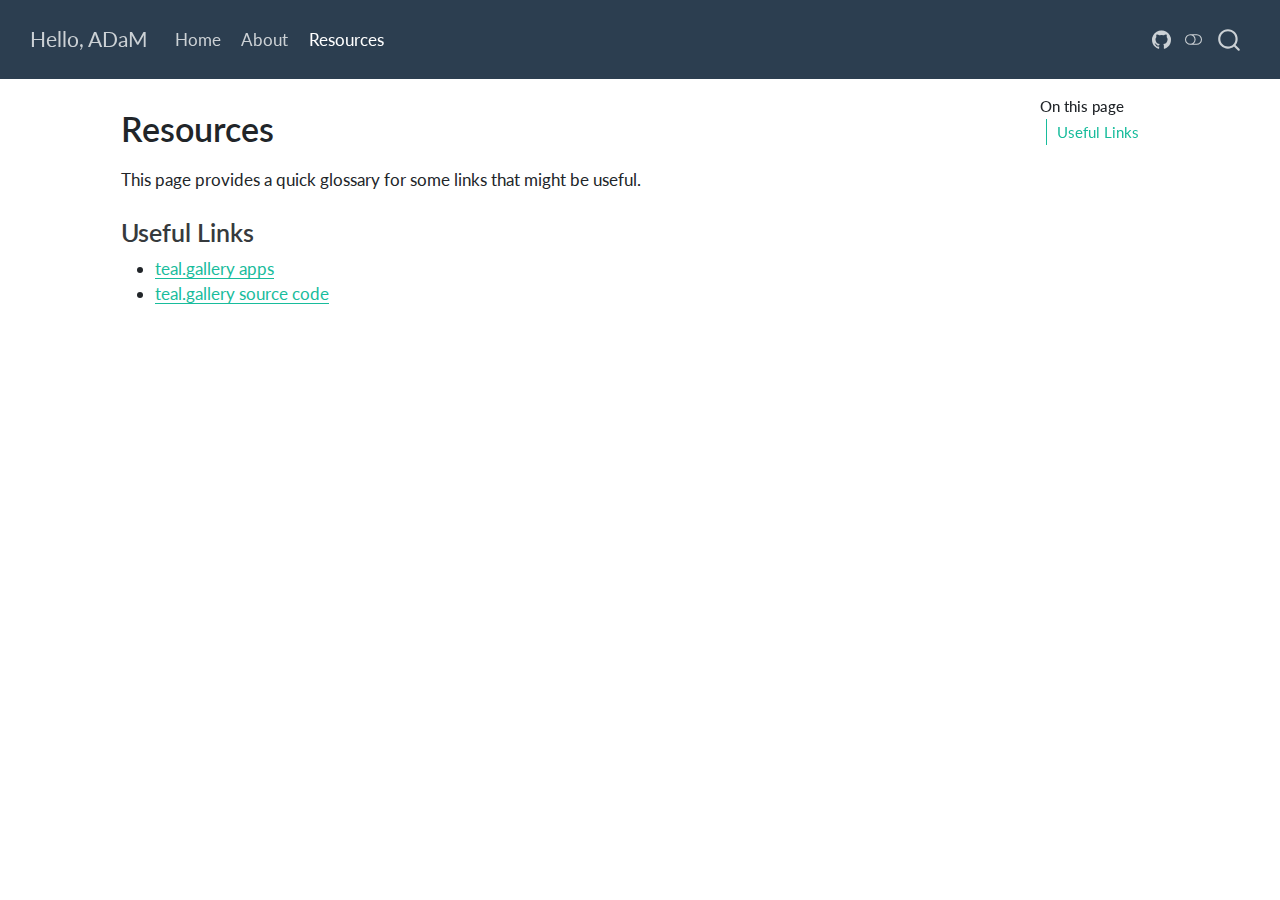
<file: docs/resources.html>
<!DOCTYPE html>
<html xmlns="http://www.w3.org/1999/xhtml" lang="en" xml:lang="en"><head>

<meta charset="utf-8">
<meta name="generator" content="quarto-1.7.32">

<meta name="viewport" content="width=device-width, initial-scale=1.0, user-scalable=yes">


<title>Resources – Hello, ADaM</title>
<style>
code{white-space: pre-wrap;}
span.smallcaps{font-variant: small-caps;}
div.columns{display: flex; gap: min(4vw, 1.5em);}
div.column{flex: auto; overflow-x: auto;}
div.hanging-indent{margin-left: 1.5em; text-indent: -1.5em;}
ul.task-list{list-style: none;}
ul.task-list li input[type="checkbox"] {
  width: 0.8em;
  margin: 0 0.8em 0.2em -1em; /* quarto-specific, see https://github.com/quarto-dev/quarto-cli/issues/4556 */ 
  vertical-align: middle;
}
</style>


<script src="site_libs/quarto-nav/quarto-nav.js"></script>
<script src="site_libs/quarto-nav/headroom.min.js"></script>
<script src="site_libs/clipboard/clipboard.min.js"></script>
<script src="site_libs/quarto-search/autocomplete.umd.js"></script>
<script src="site_libs/quarto-search/fuse.min.js"></script>
<script src="site_libs/quarto-search/quarto-search.js"></script>
<meta name="quarto:offset" content="./">
<script src="site_libs/quarto-html/quarto.js" type="module"></script>
<script src="site_libs/quarto-html/tabsets/tabsets.js" type="module"></script>
<script src="site_libs/quarto-html/popper.min.js"></script>
<script src="site_libs/quarto-html/tippy.umd.min.js"></script>
<script src="site_libs/quarto-html/anchor.min.js"></script>
<link href="site_libs/quarto-html/tippy.css" rel="stylesheet">
<link href="site_libs/quarto-html/quarto-syntax-highlighting-234273d1456647dabc34a594ac50e507.css" rel="stylesheet" class="quarto-color-scheme" id="quarto-text-highlighting-styles">
<link href="site_libs/quarto-html/quarto-syntax-highlighting-dark-0348920b7671f696dc9078d39bff215e.css" rel="stylesheet" class="quarto-color-scheme quarto-color-alternate" id="quarto-text-highlighting-styles">
<link href="site_libs/quarto-html/quarto-syntax-highlighting-234273d1456647dabc34a594ac50e507.css" rel="stylesheet" class="quarto-color-scheme-extra" id="quarto-text-highlighting-styles">
<script src="site_libs/bootstrap/bootstrap.min.js"></script>
<link href="site_libs/bootstrap/bootstrap-icons.css" rel="stylesheet">
<link href="site_libs/bootstrap/bootstrap-f4f532d2d60f6c577e99763681728235.min.css" rel="stylesheet" append-hash="true" class="quarto-color-scheme" id="quarto-bootstrap" data-mode="light">
<link href="site_libs/bootstrap/bootstrap-dark-e72d96873ae4556b06d40d618b4f5f70.min.css" rel="stylesheet" append-hash="true" class="quarto-color-scheme quarto-color-alternate" id="quarto-bootstrap" data-mode="dark">
<link href="site_libs/bootstrap/bootstrap-f4f532d2d60f6c577e99763681728235.min.css" rel="stylesheet" append-hash="true" class="quarto-color-scheme-extra" id="quarto-bootstrap" data-mode="light">
<script id="quarto-search-options" type="application/json">{
  "location": "navbar",
  "copy-button": true,
  "collapse-after": 3,
  "panel-placement": "end",
  "type": "overlay",
  "limit": 50,
  "keyboard-shortcut": [
    "f",
    "/",
    "s"
  ],
  "language": {
    "search-no-results-text": "No results",
    "search-matching-documents-text": "matching documents",
    "search-copy-link-title": "Copy link to search",
    "search-hide-matches-text": "Hide additional matches",
    "search-more-match-text": "more match in this document",
    "search-more-matches-text": "more matches in this document",
    "search-clear-button-title": "Clear",
    "search-text-placeholder": "",
    "search-detached-cancel-button-title": "Cancel",
    "search-submit-button-title": "Submit",
    "search-label": "Search"
  }
}</script>
<style>html{ scroll-behavior: smooth; }</style>


<link rel="stylesheet" href="styles.css">
<meta property="og:title" content="Resources – Hello, ADaM">
<meta property="og:description" content="">
<meta property="og:site_name" content="Hello, ADaM">
</head>

<body class="nav-fixed quarto-light"><script id="quarto-html-before-body" type="application/javascript">
    const toggleBodyColorMode = (bsSheetEl) => {
      const mode = bsSheetEl.getAttribute("data-mode");
      const bodyEl = window.document.querySelector("body");
      if (mode === "dark") {
        bodyEl.classList.add("quarto-dark");
        bodyEl.classList.remove("quarto-light");
      } else {
        bodyEl.classList.add("quarto-light");
        bodyEl.classList.remove("quarto-dark");
      }
    }
    const toggleBodyColorPrimary = () => {
      const bsSheetEl = window.document.querySelector("link#quarto-bootstrap:not([rel=disabled-stylesheet])");
      if (bsSheetEl) {
        toggleBodyColorMode(bsSheetEl);
      }
    }
    const setColorSchemeToggle = (alternate) => {
      const toggles = window.document.querySelectorAll('.quarto-color-scheme-toggle');
      for (let i=0; i < toggles.length; i++) {
        const toggle = toggles[i];
        if (toggle) {
          if (alternate) {
            toggle.classList.add("alternate");
          } else {
            toggle.classList.remove("alternate");
          }
        }
      }
    };
    const toggleColorMode = (alternate) => {
      // Switch the stylesheets
      const primaryStylesheets = window.document.querySelectorAll('link.quarto-color-scheme:not(.quarto-color-alternate)');
      const alternateStylesheets = window.document.querySelectorAll('link.quarto-color-scheme.quarto-color-alternate');
      manageTransitions('#quarto-margin-sidebar .nav-link', false);
      if (alternate) {
        // note: dark is layered on light, we don't disable primary!
        enableStylesheet(alternateStylesheets);
        for (const sheetNode of alternateStylesheets) {
          if (sheetNode.id === "quarto-bootstrap") {
            toggleBodyColorMode(sheetNode);
          }
        }
      } else {
        disableStylesheet(alternateStylesheets);
        enableStylesheet(primaryStylesheets)
        toggleBodyColorPrimary();
      }
      manageTransitions('#quarto-margin-sidebar .nav-link', true);
      // Switch the toggles
      setColorSchemeToggle(alternate)
      // Hack to workaround the fact that safari doesn't
      // properly recolor the scrollbar when toggling (#1455)
      if (navigator.userAgent.indexOf('Safari') > 0 && navigator.userAgent.indexOf('Chrome') == -1) {
        manageTransitions("body", false);
        window.scrollTo(0, 1);
        setTimeout(() => {
          window.scrollTo(0, 0);
          manageTransitions("body", true);
        }, 40);
      }
    }
    const disableStylesheet = (stylesheets) => {
      for (let i=0; i < stylesheets.length; i++) {
        const stylesheet = stylesheets[i];
        stylesheet.rel = 'disabled-stylesheet';
      }
    }
    const enableStylesheet = (stylesheets) => {
      for (let i=0; i < stylesheets.length; i++) {
        const stylesheet = stylesheets[i];
        if(stylesheet.rel !== 'stylesheet') { // for Chrome, which will still FOUC without this check
          stylesheet.rel = 'stylesheet';
        }
      }
    }
    const manageTransitions = (selector, allowTransitions) => {
      const els = window.document.querySelectorAll(selector);
      for (let i=0; i < els.length; i++) {
        const el = els[i];
        if (allowTransitions) {
          el.classList.remove('notransition');
        } else {
          el.classList.add('notransition');
        }
      }
    }
    const isFileUrl = () => {
      return window.location.protocol === 'file:';
    }
    const hasAlternateSentinel = () => {
      let styleSentinel = getColorSchemeSentinel();
      if (styleSentinel !== null) {
        return styleSentinel === "alternate";
      } else {
        return false;
      }
    }
    const setStyleSentinel = (alternate) => {
      const value = alternate ? "alternate" : "default";
      if (!isFileUrl()) {
        window.localStorage.setItem("quarto-color-scheme", value);
      } else {
        localAlternateSentinel = value;
      }
    }
    const getColorSchemeSentinel = () => {
      if (!isFileUrl()) {
        const storageValue = window.localStorage.getItem("quarto-color-scheme");
        return storageValue != null ? storageValue : localAlternateSentinel;
      } else {
        return localAlternateSentinel;
      }
    }
    const toggleGiscusIfUsed = (isAlternate, darkModeDefault) => {
      const baseTheme = document.querySelector('#giscus-base-theme')?.value ?? 'light';
      const alternateTheme = document.querySelector('#giscus-alt-theme')?.value ?? 'dark';
      let newTheme = '';
      if(authorPrefersDark) {
        newTheme = isAlternate ? baseTheme : alternateTheme;
      } else {
        newTheme = isAlternate ? alternateTheme : baseTheme;
      }
      const changeGiscusTheme = () => {
        // From: https://github.com/giscus/giscus/issues/336
        const sendMessage = (message) => {
          const iframe = document.querySelector('iframe.giscus-frame');
          if (!iframe) return;
          iframe.contentWindow.postMessage({ giscus: message }, 'https://giscus.app');
        }
        sendMessage({
          setConfig: {
            theme: newTheme
          }
        });
      }
      const isGiscussLoaded = window.document.querySelector('iframe.giscus-frame') !== null;
      if (isGiscussLoaded) {
        changeGiscusTheme();
      }
    };
    const authorPrefersDark = false;
    const darkModeDefault = authorPrefersDark;
      document.querySelector('link#quarto-text-highlighting-styles.quarto-color-scheme-extra').rel = 'disabled-stylesheet';
      document.querySelector('link#quarto-bootstrap.quarto-color-scheme-extra').rel = 'disabled-stylesheet';
    let localAlternateSentinel = darkModeDefault ? 'alternate' : 'default';
    // Dark / light mode switch
    window.quartoToggleColorScheme = () => {
      // Read the current dark / light value
      let toAlternate = !hasAlternateSentinel();
      toggleColorMode(toAlternate);
      setStyleSentinel(toAlternate);
      toggleGiscusIfUsed(toAlternate, darkModeDefault);
      window.dispatchEvent(new Event('resize'));
    };
    // Switch to dark mode if need be
    if (hasAlternateSentinel()) {
      toggleColorMode(true);
    } else {
      toggleColorMode(false);
    }
  </script>

<div id="quarto-search-results"></div>
  <header id="quarto-header" class="headroom fixed-top">
    <nav class="navbar navbar-expand-lg " data-bs-theme="dark">
      <div class="navbar-container container-fluid">
      <div class="navbar-brand-container mx-auto">
    <a class="navbar-brand" href="./index.html">
    <span class="navbar-title">Hello, ADaM</span>
    </a>
  </div>
            <div id="quarto-search" class="" title="Search"></div>
          <button class="navbar-toggler" type="button" data-bs-toggle="collapse" data-bs-target="#navbarCollapse" aria-controls="navbarCollapse" role="menu" aria-expanded="false" aria-label="Toggle navigation" onclick="if (window.quartoToggleHeadroom) { window.quartoToggleHeadroom(); }">
  <span class="navbar-toggler-icon"></span>
</button>
          <div class="collapse navbar-collapse" id="navbarCollapse">
            <ul class="navbar-nav navbar-nav-scroll me-auto">
  <li class="nav-item">
    <a class="nav-link" href="./index.html"> 
<span class="menu-text">Home</span></a>
  </li>  
  <li class="nav-item">
    <a class="nav-link" href="./about.html"> 
<span class="menu-text">About</span></a>
  </li>  
  <li class="nav-item">
    <a class="nav-link active" href="./resources.html" aria-current="page"> 
<span class="menu-text">Resources</span></a>
  </li>  
</ul>
            <ul class="navbar-nav navbar-nav-scroll ms-auto">
  <li class="nav-item compact">
    <a class="nav-link" href="https://github.com/chizapoth/hello-adam"> <i class="bi bi-github" role="img">
</i> 
<span class="menu-text"></span></a>
  </li>  
</ul>
          </div> <!-- /navcollapse -->
            <div class="quarto-navbar-tools">
  <a href="" class="quarto-color-scheme-toggle quarto-navigation-tool  px-1" onclick="window.quartoToggleColorScheme(); return false;" title="Toggle dark mode"><i class="bi"></i></a>
</div>
      </div> <!-- /container-fluid -->
    </nav>
</header>
<!-- content -->
<div id="quarto-content" class="quarto-container page-columns page-rows-contents page-layout-article page-navbar">
<!-- sidebar -->
<!-- margin-sidebar -->
    <div id="quarto-margin-sidebar" class="sidebar margin-sidebar">
        <nav id="TOC" role="doc-toc" class="toc-active">
    <h2 id="toc-title">On this page</h2>
   
  <ul>
  <li><a href="#useful-links" id="toc-useful-links" class="nav-link active" data-scroll-target="#useful-links">Useful Links</a></li>
  </ul>
</nav>
    </div>
<!-- main -->
<main class="content" id="quarto-document-content">


<header id="title-block-header" class="quarto-title-block default">
<div class="quarto-title">
<h1 class="title">Resources</h1>
</div>



<div class="quarto-title-meta">

    
  
    
  </div>
  


</header>


<p>This page provides a quick glossary for some links that might be useful.</p>
<section id="useful-links" class="level3">
<h3 class="anchored" data-anchor-id="useful-links">Useful Links</h3>
<ul>
<li><a href="https://insightsengineering.github.io/teal.gallery/">teal.gallery apps</a></li>
<li><a href="https://github.com/insightsengineering/teal.gallery">teal.gallery source code</a></li>
</ul>


</section>

</main> <!-- /main -->
<script id="quarto-html-after-body" type="application/javascript">
  window.document.addEventListener("DOMContentLoaded", function (event) {
    // Ensure there is a toggle, if there isn't float one in the top right
    if (window.document.querySelector('.quarto-color-scheme-toggle') === null) {
      const a = window.document.createElement('a');
      a.classList.add('top-right');
      a.classList.add('quarto-color-scheme-toggle');
      a.href = "";
      a.onclick = function() { try { window.quartoToggleColorScheme(); } catch {} return false; };
      const i = window.document.createElement("i");
      i.classList.add('bi');
      a.appendChild(i);
      window.document.body.appendChild(a);
    }
    setColorSchemeToggle(hasAlternateSentinel())
    const icon = "";
    const anchorJS = new window.AnchorJS();
    anchorJS.options = {
      placement: 'right',
      icon: icon
    };
    anchorJS.add('.anchored');
    const isCodeAnnotation = (el) => {
      for (const clz of el.classList) {
        if (clz.startsWith('code-annotation-')) {                     
          return true;
        }
      }
      return false;
    }
    const onCopySuccess = function(e) {
      // button target
      const button = e.trigger;
      // don't keep focus
      button.blur();
      // flash "checked"
      button.classList.add('code-copy-button-checked');
      var currentTitle = button.getAttribute("title");
      button.setAttribute("title", "Copied!");
      let tooltip;
      if (window.bootstrap) {
        button.setAttribute("data-bs-toggle", "tooltip");
        button.setAttribute("data-bs-placement", "left");
        button.setAttribute("data-bs-title", "Copied!");
        tooltip = new bootstrap.Tooltip(button, 
          { trigger: "manual", 
            customClass: "code-copy-button-tooltip",
            offset: [0, -8]});
        tooltip.show();    
      }
      setTimeout(function() {
        if (tooltip) {
          tooltip.hide();
          button.removeAttribute("data-bs-title");
          button.removeAttribute("data-bs-toggle");
          button.removeAttribute("data-bs-placement");
        }
        button.setAttribute("title", currentTitle);
        button.classList.remove('code-copy-button-checked');
      }, 1000);
      // clear code selection
      e.clearSelection();
    }
    const getTextToCopy = function(trigger) {
        const codeEl = trigger.previousElementSibling.cloneNode(true);
        for (const childEl of codeEl.children) {
          if (isCodeAnnotation(childEl)) {
            childEl.remove();
          }
        }
        return codeEl.innerText;
    }
    const clipboard = new window.ClipboardJS('.code-copy-button:not([data-in-quarto-modal])', {
      text: getTextToCopy
    });
    clipboard.on('success', onCopySuccess);
    if (window.document.getElementById('quarto-embedded-source-code-modal')) {
      const clipboardModal = new window.ClipboardJS('.code-copy-button[data-in-quarto-modal]', {
        text: getTextToCopy,
        container: window.document.getElementById('quarto-embedded-source-code-modal')
      });
      clipboardModal.on('success', onCopySuccess);
    }
      var localhostRegex = new RegExp(/^(?:http|https):\/\/localhost\:?[0-9]*\//);
      var mailtoRegex = new RegExp(/^mailto:/);
        var filterRegex = new RegExp('/' + window.location.host + '/');
      var isInternal = (href) => {
          return filterRegex.test(href) || localhostRegex.test(href) || mailtoRegex.test(href);
      }
      // Inspect non-navigation links and adorn them if external
     var links = window.document.querySelectorAll('a[href]:not(.nav-link):not(.navbar-brand):not(.toc-action):not(.sidebar-link):not(.sidebar-item-toggle):not(.pagination-link):not(.no-external):not([aria-hidden]):not(.dropdown-item):not(.quarto-navigation-tool):not(.about-link)');
      for (var i=0; i<links.length; i++) {
        const link = links[i];
        if (!isInternal(link.href)) {
          // undo the damage that might have been done by quarto-nav.js in the case of
          // links that we want to consider external
          if (link.dataset.originalHref !== undefined) {
            link.href = link.dataset.originalHref;
          }
        }
      }
    function tippyHover(el, contentFn, onTriggerFn, onUntriggerFn) {
      const config = {
        allowHTML: true,
        maxWidth: 500,
        delay: 100,
        arrow: false,
        appendTo: function(el) {
            return el.parentElement;
        },
        interactive: true,
        interactiveBorder: 10,
        theme: 'quarto',
        placement: 'bottom-start',
      };
      if (contentFn) {
        config.content = contentFn;
      }
      if (onTriggerFn) {
        config.onTrigger = onTriggerFn;
      }
      if (onUntriggerFn) {
        config.onUntrigger = onUntriggerFn;
      }
      window.tippy(el, config); 
    }
    const noterefs = window.document.querySelectorAll('a[role="doc-noteref"]');
    for (var i=0; i<noterefs.length; i++) {
      const ref = noterefs[i];
      tippyHover(ref, function() {
        // use id or data attribute instead here
        let href = ref.getAttribute('data-footnote-href') || ref.getAttribute('href');
        try { href = new URL(href).hash; } catch {}
        const id = href.replace(/^#\/?/, "");
        const note = window.document.getElementById(id);
        if (note) {
          return note.innerHTML;
        } else {
          return "";
        }
      });
    }
    const xrefs = window.document.querySelectorAll('a.quarto-xref');
    const processXRef = (id, note) => {
      // Strip column container classes
      const stripColumnClz = (el) => {
        el.classList.remove("page-full", "page-columns");
        if (el.children) {
          for (const child of el.children) {
            stripColumnClz(child);
          }
        }
      }
      stripColumnClz(note)
      if (id === null || id.startsWith('sec-')) {
        // Special case sections, only their first couple elements
        const container = document.createElement("div");
        if (note.children && note.children.length > 2) {
          container.appendChild(note.children[0].cloneNode(true));
          for (let i = 1; i < note.children.length; i++) {
            const child = note.children[i];
            if (child.tagName === "P" && child.innerText === "") {
              continue;
            } else {
              container.appendChild(child.cloneNode(true));
              break;
            }
          }
          if (window.Quarto?.typesetMath) {
            window.Quarto.typesetMath(container);
          }
          return container.innerHTML
        } else {
          if (window.Quarto?.typesetMath) {
            window.Quarto.typesetMath(note);
          }
          return note.innerHTML;
        }
      } else {
        // Remove any anchor links if they are present
        const anchorLink = note.querySelector('a.anchorjs-link');
        if (anchorLink) {
          anchorLink.remove();
        }
        if (window.Quarto?.typesetMath) {
          window.Quarto.typesetMath(note);
        }
        if (note.classList.contains("callout")) {
          return note.outerHTML;
        } else {
          return note.innerHTML;
        }
      }
    }
    for (var i=0; i<xrefs.length; i++) {
      const xref = xrefs[i];
      tippyHover(xref, undefined, function(instance) {
        instance.disable();
        let url = xref.getAttribute('href');
        let hash = undefined; 
        if (url.startsWith('#')) {
          hash = url;
        } else {
          try { hash = new URL(url).hash; } catch {}
        }
        if (hash) {
          const id = hash.replace(/^#\/?/, "");
          const note = window.document.getElementById(id);
          if (note !== null) {
            try {
              const html = processXRef(id, note.cloneNode(true));
              instance.setContent(html);
            } finally {
              instance.enable();
              instance.show();
            }
          } else {
            // See if we can fetch this
            fetch(url.split('#')[0])
            .then(res => res.text())
            .then(html => {
              const parser = new DOMParser();
              const htmlDoc = parser.parseFromString(html, "text/html");
              const note = htmlDoc.getElementById(id);
              if (note !== null) {
                const html = processXRef(id, note);
                instance.setContent(html);
              } 
            }).finally(() => {
              instance.enable();
              instance.show();
            });
          }
        } else {
          // See if we can fetch a full url (with no hash to target)
          // This is a special case and we should probably do some content thinning / targeting
          fetch(url)
          .then(res => res.text())
          .then(html => {
            const parser = new DOMParser();
            const htmlDoc = parser.parseFromString(html, "text/html");
            const note = htmlDoc.querySelector('main.content');
            if (note !== null) {
              // This should only happen for chapter cross references
              // (since there is no id in the URL)
              // remove the first header
              if (note.children.length > 0 && note.children[0].tagName === "HEADER") {
                note.children[0].remove();
              }
              const html = processXRef(null, note);
              instance.setContent(html);
            } 
          }).finally(() => {
            instance.enable();
            instance.show();
          });
        }
      }, function(instance) {
      });
    }
        let selectedAnnoteEl;
        const selectorForAnnotation = ( cell, annotation) => {
          let cellAttr = 'data-code-cell="' + cell + '"';
          let lineAttr = 'data-code-annotation="' +  annotation + '"';
          const selector = 'span[' + cellAttr + '][' + lineAttr + ']';
          return selector;
        }
        const selectCodeLines = (annoteEl) => {
          const doc = window.document;
          const targetCell = annoteEl.getAttribute("data-target-cell");
          const targetAnnotation = annoteEl.getAttribute("data-target-annotation");
          const annoteSpan = window.document.querySelector(selectorForAnnotation(targetCell, targetAnnotation));
          const lines = annoteSpan.getAttribute("data-code-lines").split(",");
          const lineIds = lines.map((line) => {
            return targetCell + "-" + line;
          })
          let top = null;
          let height = null;
          let parent = null;
          if (lineIds.length > 0) {
              //compute the position of the single el (top and bottom and make a div)
              const el = window.document.getElementById(lineIds[0]);
              top = el.offsetTop;
              height = el.offsetHeight;
              parent = el.parentElement.parentElement;
            if (lineIds.length > 1) {
              const lastEl = window.document.getElementById(lineIds[lineIds.length - 1]);
              const bottom = lastEl.offsetTop + lastEl.offsetHeight;
              height = bottom - top;
            }
            if (top !== null && height !== null && parent !== null) {
              // cook up a div (if necessary) and position it 
              let div = window.document.getElementById("code-annotation-line-highlight");
              if (div === null) {
                div = window.document.createElement("div");
                div.setAttribute("id", "code-annotation-line-highlight");
                div.style.position = 'absolute';
                parent.appendChild(div);
              }
              div.style.top = top - 2 + "px";
              div.style.height = height + 4 + "px";
              div.style.left = 0;
              let gutterDiv = window.document.getElementById("code-annotation-line-highlight-gutter");
              if (gutterDiv === null) {
                gutterDiv = window.document.createElement("div");
                gutterDiv.setAttribute("id", "code-annotation-line-highlight-gutter");
                gutterDiv.style.position = 'absolute';
                const codeCell = window.document.getElementById(targetCell);
                const gutter = codeCell.querySelector('.code-annotation-gutter');
                gutter.appendChild(gutterDiv);
              }
              gutterDiv.style.top = top - 2 + "px";
              gutterDiv.style.height = height + 4 + "px";
            }
            selectedAnnoteEl = annoteEl;
          }
        };
        const unselectCodeLines = () => {
          const elementsIds = ["code-annotation-line-highlight", "code-annotation-line-highlight-gutter"];
          elementsIds.forEach((elId) => {
            const div = window.document.getElementById(elId);
            if (div) {
              div.remove();
            }
          });
          selectedAnnoteEl = undefined;
        };
          // Handle positioning of the toggle
      window.addEventListener(
        "resize",
        throttle(() => {
          elRect = undefined;
          if (selectedAnnoteEl) {
            selectCodeLines(selectedAnnoteEl);
          }
        }, 10)
      );
      function throttle(fn, ms) {
      let throttle = false;
      let timer;
        return (...args) => {
          if(!throttle) { // first call gets through
              fn.apply(this, args);
              throttle = true;
          } else { // all the others get throttled
              if(timer) clearTimeout(timer); // cancel #2
              timer = setTimeout(() => {
                fn.apply(this, args);
                timer = throttle = false;
              }, ms);
          }
        };
      }
        // Attach click handler to the DT
        const annoteDls = window.document.querySelectorAll('dt[data-target-cell]');
        for (const annoteDlNode of annoteDls) {
          annoteDlNode.addEventListener('click', (event) => {
            const clickedEl = event.target;
            if (clickedEl !== selectedAnnoteEl) {
              unselectCodeLines();
              const activeEl = window.document.querySelector('dt[data-target-cell].code-annotation-active');
              if (activeEl) {
                activeEl.classList.remove('code-annotation-active');
              }
              selectCodeLines(clickedEl);
              clickedEl.classList.add('code-annotation-active');
            } else {
              // Unselect the line
              unselectCodeLines();
              clickedEl.classList.remove('code-annotation-active');
            }
          });
        }
    const findCites = (el) => {
      const parentEl = el.parentElement;
      if (parentEl) {
        const cites = parentEl.dataset.cites;
        if (cites) {
          return {
            el,
            cites: cites.split(' ')
          };
        } else {
          return findCites(el.parentElement)
        }
      } else {
        return undefined;
      }
    };
    var bibliorefs = window.document.querySelectorAll('a[role="doc-biblioref"]');
    for (var i=0; i<bibliorefs.length; i++) {
      const ref = bibliorefs[i];
      const citeInfo = findCites(ref);
      if (citeInfo) {
        tippyHover(citeInfo.el, function() {
          var popup = window.document.createElement('div');
          citeInfo.cites.forEach(function(cite) {
            var citeDiv = window.document.createElement('div');
            citeDiv.classList.add('hanging-indent');
            citeDiv.classList.add('csl-entry');
            var biblioDiv = window.document.getElementById('ref-' + cite);
            if (biblioDiv) {
              citeDiv.innerHTML = biblioDiv.innerHTML;
            }
            popup.appendChild(citeDiv);
          });
          return popup.innerHTML;
        });
      }
    }
  });
  </script>
</div> <!-- /content -->




<script src="site_libs/quarto-html/zenscroll-min.js"></script>
</body></html>
</file>
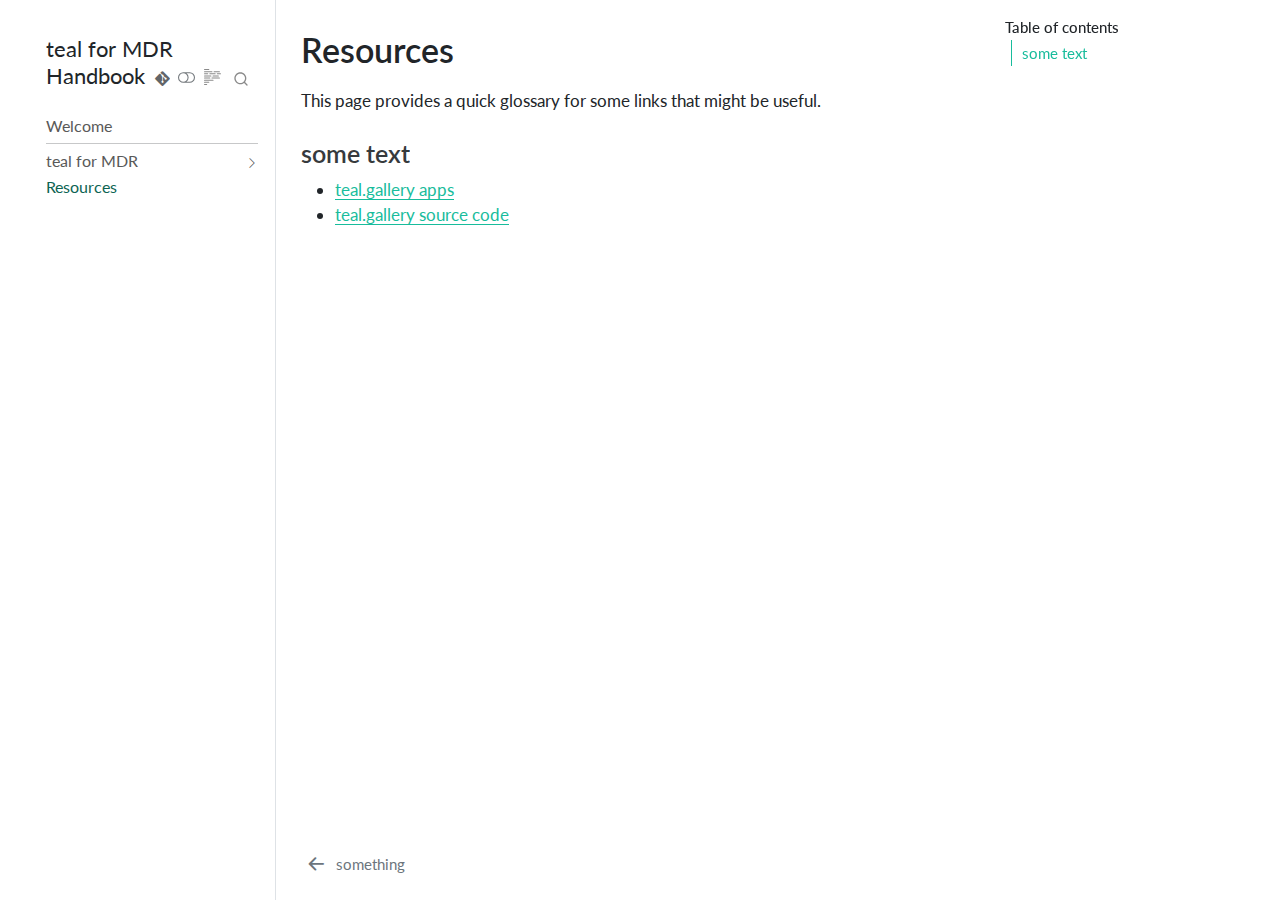
<file: docs/x_resources.html>
<!DOCTYPE html>
<html xmlns="http://www.w3.org/1999/xhtml" lang="en-US" xml:lang="en-US"><head>

<meta charset="utf-8">
<meta name="generator" content="quarto-1.7.32">

<meta name="viewport" content="width=device-width, initial-scale=1.0, user-scalable=yes">


<title>Resources – teal for MDR Handbook</title>
<style>
code{white-space: pre-wrap;}
span.smallcaps{font-variant: small-caps;}
div.columns{display: flex; gap: min(4vw, 1.5em);}
div.column{flex: auto; overflow-x: auto;}
div.hanging-indent{margin-left: 1.5em; text-indent: -1.5em;}
ul.task-list{list-style: none;}
ul.task-list li input[type="checkbox"] {
  width: 0.8em;
  margin: 0 0.8em 0.2em -1em; /* quarto-specific, see https://github.com/quarto-dev/quarto-cli/issues/4556 */ 
  vertical-align: middle;
}
</style>


<script src="site_libs/quarto-nav/quarto-nav.js"></script>
<script src="site_libs/quarto-nav/headroom.min.js"></script>
<script src="site_libs/clipboard/clipboard.min.js"></script>
<script src="site_libs/quarto-search/autocomplete.umd.js"></script>
<script src="site_libs/quarto-search/fuse.min.js"></script>
<script src="site_libs/quarto-search/quarto-search.js"></script>
<meta name="quarto:offset" content="./">
<link href="./1.html" rel="prev">
<script src="site_libs/quarto-html/quarto.js" type="module"></script>
<script src="site_libs/quarto-html/tabsets/tabsets.js" type="module"></script>
<script src="site_libs/quarto-html/popper.min.js"></script>
<script src="site_libs/quarto-html/tippy.umd.min.js"></script>
<script src="site_libs/quarto-html/anchor.min.js"></script>
<link href="site_libs/quarto-html/tippy.css" rel="stylesheet">
<link href="site_libs/quarto-html/quarto-syntax-highlighting-234273d1456647dabc34a594ac50e507.css" rel="stylesheet" class="quarto-color-scheme" id="quarto-text-highlighting-styles">
<link href="site_libs/quarto-html/quarto-syntax-highlighting-dark-0348920b7671f696dc9078d39bff215e.css" rel="stylesheet" class="quarto-color-scheme quarto-color-alternate" id="quarto-text-highlighting-styles">
<link href="site_libs/quarto-html/quarto-syntax-highlighting-234273d1456647dabc34a594ac50e507.css" rel="stylesheet" class="quarto-color-scheme-extra" id="quarto-text-highlighting-styles">
<script src="site_libs/bootstrap/bootstrap.min.js"></script>
<link href="site_libs/bootstrap/bootstrap-icons.css" rel="stylesheet">
<link href="site_libs/bootstrap/bootstrap-35c3dc383e0d4b5193e8d971722496f6.min.css" rel="stylesheet" append-hash="true" class="quarto-color-scheme" id="quarto-bootstrap" data-mode="light">
<link href="site_libs/bootstrap/bootstrap-dark-938ad4982cb4b144cf7cc81f216641c6.min.css" rel="stylesheet" append-hash="true" class="quarto-color-scheme quarto-color-alternate" id="quarto-bootstrap" data-mode="dark">
<link href="site_libs/bootstrap/bootstrap-35c3dc383e0d4b5193e8d971722496f6.min.css" rel="stylesheet" append-hash="true" class="quarto-color-scheme-extra" id="quarto-bootstrap" data-mode="light">
<script id="quarto-search-options" type="application/json">{
  "location": "sidebar",
  "copy-button": true,
  "collapse-after": 3,
  "panel-placement": "start",
  "type": "overlay",
  "limit": 50,
  "keyboard-shortcut": [
    "f",
    "/",
    "s"
  ],
  "language": {
    "search-no-results-text": "No results",
    "search-matching-documents-text": "matching documents",
    "search-copy-link-title": "Copy link to search",
    "search-hide-matches-text": "Hide additional matches",
    "search-more-match-text": "more match in this document",
    "search-more-matches-text": "more matches in this document",
    "search-clear-button-title": "Clear",
    "search-text-placeholder": "",
    "search-detached-cancel-button-title": "Cancel",
    "search-submit-button-title": "Submit",
    "search-label": "Search"
  }
}</script>
<style>html{ scroll-behavior: smooth; }</style>


<link rel="stylesheet" href="styles.css">
<meta property="og:title" content="Resources – teal for MDR Handbook">
<meta property="og:description" content="">
<meta property="og:site_name" content="teal for MDR Handbook">
</head>

<body class="nav-sidebar floating quarto-light"><script id="quarto-html-before-body" type="application/javascript">
    const toggleBodyColorMode = (bsSheetEl) => {
      const mode = bsSheetEl.getAttribute("data-mode");
      const bodyEl = window.document.querySelector("body");
      if (mode === "dark") {
        bodyEl.classList.add("quarto-dark");
        bodyEl.classList.remove("quarto-light");
      } else {
        bodyEl.classList.add("quarto-light");
        bodyEl.classList.remove("quarto-dark");
      }
    }
    const toggleBodyColorPrimary = () => {
      const bsSheetEl = window.document.querySelector("link#quarto-bootstrap:not([rel=disabled-stylesheet])");
      if (bsSheetEl) {
        toggleBodyColorMode(bsSheetEl);
      }
    }
    const setColorSchemeToggle = (alternate) => {
      const toggles = window.document.querySelectorAll('.quarto-color-scheme-toggle');
      for (let i=0; i < toggles.length; i++) {
        const toggle = toggles[i];
        if (toggle) {
          if (alternate) {
            toggle.classList.add("alternate");
          } else {
            toggle.classList.remove("alternate");
          }
        }
      }
    };
    const toggleColorMode = (alternate) => {
      // Switch the stylesheets
      const primaryStylesheets = window.document.querySelectorAll('link.quarto-color-scheme:not(.quarto-color-alternate)');
      const alternateStylesheets = window.document.querySelectorAll('link.quarto-color-scheme.quarto-color-alternate');
      manageTransitions('#quarto-margin-sidebar .nav-link', false);
      if (alternate) {
        // note: dark is layered on light, we don't disable primary!
        enableStylesheet(alternateStylesheets);
        for (const sheetNode of alternateStylesheets) {
          if (sheetNode.id === "quarto-bootstrap") {
            toggleBodyColorMode(sheetNode);
          }
        }
      } else {
        disableStylesheet(alternateStylesheets);
        enableStylesheet(primaryStylesheets)
        toggleBodyColorPrimary();
      }
      manageTransitions('#quarto-margin-sidebar .nav-link', true);
      // Switch the toggles
      setColorSchemeToggle(alternate)
      // Hack to workaround the fact that safari doesn't
      // properly recolor the scrollbar when toggling (#1455)
      if (navigator.userAgent.indexOf('Safari') > 0 && navigator.userAgent.indexOf('Chrome') == -1) {
        manageTransitions("body", false);
        window.scrollTo(0, 1);
        setTimeout(() => {
          window.scrollTo(0, 0);
          manageTransitions("body", true);
        }, 40);
      }
    }
    const disableStylesheet = (stylesheets) => {
      for (let i=0; i < stylesheets.length; i++) {
        const stylesheet = stylesheets[i];
        stylesheet.rel = 'disabled-stylesheet';
      }
    }
    const enableStylesheet = (stylesheets) => {
      for (let i=0; i < stylesheets.length; i++) {
        const stylesheet = stylesheets[i];
        if(stylesheet.rel !== 'stylesheet') { // for Chrome, which will still FOUC without this check
          stylesheet.rel = 'stylesheet';
        }
      }
    }
    const manageTransitions = (selector, allowTransitions) => {
      const els = window.document.querySelectorAll(selector);
      for (let i=0; i < els.length; i++) {
        const el = els[i];
        if (allowTransitions) {
          el.classList.remove('notransition');
        } else {
          el.classList.add('notransition');
        }
      }
    }
    const isFileUrl = () => {
      return window.location.protocol === 'file:';
    }
    const hasAlternateSentinel = () => {
      let styleSentinel = getColorSchemeSentinel();
      if (styleSentinel !== null) {
        return styleSentinel === "alternate";
      } else {
        return false;
      }
    }
    const setStyleSentinel = (alternate) => {
      const value = alternate ? "alternate" : "default";
      if (!isFileUrl()) {
        window.localStorage.setItem("quarto-color-scheme", value);
      } else {
        localAlternateSentinel = value;
      }
    }
    const getColorSchemeSentinel = () => {
      if (!isFileUrl()) {
        const storageValue = window.localStorage.getItem("quarto-color-scheme");
        return storageValue != null ? storageValue : localAlternateSentinel;
      } else {
        return localAlternateSentinel;
      }
    }
    const toggleGiscusIfUsed = (isAlternate, darkModeDefault) => {
      const baseTheme = document.querySelector('#giscus-base-theme')?.value ?? 'light';
      const alternateTheme = document.querySelector('#giscus-alt-theme')?.value ?? 'dark';
      let newTheme = '';
      if(authorPrefersDark) {
        newTheme = isAlternate ? baseTheme : alternateTheme;
      } else {
        newTheme = isAlternate ? alternateTheme : baseTheme;
      }
      const changeGiscusTheme = () => {
        // From: https://github.com/giscus/giscus/issues/336
        const sendMessage = (message) => {
          const iframe = document.querySelector('iframe.giscus-frame');
          if (!iframe) return;
          iframe.contentWindow.postMessage({ giscus: message }, 'https://giscus.app');
        }
        sendMessage({
          setConfig: {
            theme: newTheme
          }
        });
      }
      const isGiscussLoaded = window.document.querySelector('iframe.giscus-frame') !== null;
      if (isGiscussLoaded) {
        changeGiscusTheme();
      }
    };
    const authorPrefersDark = false;
    const darkModeDefault = authorPrefersDark;
      document.querySelector('link#quarto-text-highlighting-styles.quarto-color-scheme-extra').rel = 'disabled-stylesheet';
      document.querySelector('link#quarto-bootstrap.quarto-color-scheme-extra').rel = 'disabled-stylesheet';
    let localAlternateSentinel = darkModeDefault ? 'alternate' : 'default';
    // Dark / light mode switch
    window.quartoToggleColorScheme = () => {
      // Read the current dark / light value
      let toAlternate = !hasAlternateSentinel();
      toggleColorMode(toAlternate);
      setStyleSentinel(toAlternate);
      toggleGiscusIfUsed(toAlternate, darkModeDefault);
      window.dispatchEvent(new Event('resize'));
    };
    // Switch to dark mode if need be
    if (hasAlternateSentinel()) {
      toggleColorMode(true);
    } else {
      toggleColorMode(false);
    }
  </script>

<div id="quarto-search-results"></div>
  <header id="quarto-header" class="headroom fixed-top">
  <nav class="quarto-secondary-nav">
    <div class="container-fluid d-flex">
      <button type="button" class="quarto-btn-toggle btn" data-bs-toggle="collapse" role="button" data-bs-target=".quarto-sidebar-collapse-item" aria-controls="quarto-sidebar" aria-expanded="false" aria-label="Toggle sidebar navigation" onclick="if (window.quartoToggleHeadroom) { window.quartoToggleHeadroom(); }">
        <i class="bi bi-layout-text-sidebar-reverse"></i>
      </button>
        <nav class="quarto-page-breadcrumbs" aria-label="breadcrumb"><ol class="breadcrumb"><li class="breadcrumb-item"><a href="./x_resources.html"><span class="chapter-title">Resources</span></a></li></ol></nav>
        <a class="flex-grow-1" role="navigation" data-bs-toggle="collapse" data-bs-target=".quarto-sidebar-collapse-item" aria-controls="quarto-sidebar" aria-expanded="false" aria-label="Toggle sidebar navigation" onclick="if (window.quartoToggleHeadroom) { window.quartoToggleHeadroom(); }">      
        </a>
      <button type="button" class="btn quarto-search-button" aria-label="Search" onclick="window.quartoOpenSearch();">
        <i class="bi bi-search"></i>
      </button>
    </div>
  </nav>
</header>
<!-- content -->
<div id="quarto-content" class="quarto-container page-columns page-rows-contents page-layout-full">
<!-- sidebar -->
  <nav id="quarto-sidebar" class="sidebar collapse collapse-horizontal quarto-sidebar-collapse-item sidebar-navigation floating overflow-auto">
    <div class="pt-lg-2 mt-2 text-left sidebar-header">
    <div class="sidebar-title mb-0 py-0">
      <a href="./">teal for MDR Handbook</a> 
        <div class="sidebar-tools-main tools-wide">
    <a href="https://code.roche.com/nest/docs/teal.mdr.handbook" title="Source Code" class="quarto-navigation-tool px-1" aria-label="Source Code"><i class="bi bi-git"></i></a>
  <a href="" class="quarto-color-scheme-toggle quarto-navigation-tool  px-1" onclick="window.quartoToggleColorScheme(); return false;" title="Toggle dark mode"><i class="bi"></i></a>
  <a href="" class="quarto-reader-toggle quarto-navigation-tool px-1" onclick="window.quartoToggleReader(); return false;" title="Toggle reader mode">
  <div class="quarto-reader-toggle-btn">
  <i class="bi"></i>
  </div>
</a>
    <div id="quarto-search" class="quarto-navigation-tool px-1" title="Search"></div>
</div>
    </div>
      </div>
    <div class="sidebar-menu-container"> 
    <ul class="list-unstyled mt-1">
        <li class="sidebar-item">
  <div class="sidebar-item-container"> 
  <a href="./index.html" class="sidebar-item-text sidebar-link"><span class="chapter-title">Welcome</span></a>
  </div>
</li>
        <li class="px-0"><hr class="sidebar-divider hi "></li>
        <li class="sidebar-item sidebar-item-section">
      <div class="sidebar-item-container"> 
            <a class="sidebar-item-text sidebar-link text-start collapsed" data-bs-toggle="collapse" data-bs-target="#quarto-sidebar-section-1" role="navigation" aria-expanded="false">
 <span class="menu-text">teal for MDR</span></a>
          <a class="sidebar-item-toggle text-start collapsed" data-bs-toggle="collapse" data-bs-target="#quarto-sidebar-section-1" role="navigation" aria-expanded="false" aria-label="Toggle section">
            <i class="bi bi-chevron-right ms-2"></i>
          </a> 
      </div>
      <ul id="quarto-sidebar-section-1" class="collapse list-unstyled sidebar-section depth1 ">  
          <li class="sidebar-item">
  <div class="sidebar-item-container"> 
  <a href="./1.html" class="sidebar-item-text sidebar-link"><span class="chapter-title">something</span></a>
  </div>
</li>
      </ul>
  </li>
        <li class="sidebar-item">
  <div class="sidebar-item-container"> 
  <a href="./x_resources.html" class="sidebar-item-text sidebar-link active"><span class="chapter-title">Resources</span></a>
  </div>
</li>
    </ul>
    </div>
</nav>
<div id="quarto-sidebar-glass" class="quarto-sidebar-collapse-item" data-bs-toggle="collapse" data-bs-target=".quarto-sidebar-collapse-item"></div>
<!-- margin-sidebar -->
    <div id="quarto-margin-sidebar" class="sidebar margin-sidebar">
        <nav id="TOC" role="doc-toc" class="toc-active">
    <h2 id="toc-title">Table of contents</h2>
   
  <ul>
  <li><a href="#some-text" id="toc-some-text" class="nav-link active" data-scroll-target="#some-text">some text</a></li>
  </ul>
</nav>
    </div>
<!-- main -->
<main class="content column-body" id="quarto-document-content">


<header id="title-block-header" class="quarto-title-block default">
<div class="quarto-title">
<h1 class="title"><span class="chapter-title">Resources</span></h1>
</div>



<div class="quarto-title-meta column-body">

    
  
    
  </div>
  


</header>


<p>This page provides a quick glossary for some links that might be useful.</p>
<section id="some-text" class="level3">
<h3 class="anchored" data-anchor-id="some-text">some text</h3>
<ul>
<li><a href="https://insightsengineering.github.io/teal.gallery/">teal.gallery apps</a></li>
<li><a href="https://github.com/insightsengineering/teal.gallery">teal.gallery source code</a></li>
</ul>


</section>

</main> <!-- /main -->
<script id="quarto-html-after-body" type="application/javascript">
  window.document.addEventListener("DOMContentLoaded", function (event) {
    // Ensure there is a toggle, if there isn't float one in the top right
    if (window.document.querySelector('.quarto-color-scheme-toggle') === null) {
      const a = window.document.createElement('a');
      a.classList.add('top-right');
      a.classList.add('quarto-color-scheme-toggle');
      a.href = "";
      a.onclick = function() { try { window.quartoToggleColorScheme(); } catch {} return false; };
      const i = window.document.createElement("i");
      i.classList.add('bi');
      a.appendChild(i);
      window.document.body.appendChild(a);
    }
    setColorSchemeToggle(hasAlternateSentinel())
    const icon = "";
    const anchorJS = new window.AnchorJS();
    anchorJS.options = {
      placement: 'right',
      icon: icon
    };
    anchorJS.add('.anchored');
    const isCodeAnnotation = (el) => {
      for (const clz of el.classList) {
        if (clz.startsWith('code-annotation-')) {                     
          return true;
        }
      }
      return false;
    }
    const onCopySuccess = function(e) {
      // button target
      const button = e.trigger;
      // don't keep focus
      button.blur();
      // flash "checked"
      button.classList.add('code-copy-button-checked');
      var currentTitle = button.getAttribute("title");
      button.setAttribute("title", "Copied!");
      let tooltip;
      if (window.bootstrap) {
        button.setAttribute("data-bs-toggle", "tooltip");
        button.setAttribute("data-bs-placement", "left");
        button.setAttribute("data-bs-title", "Copied!");
        tooltip = new bootstrap.Tooltip(button, 
          { trigger: "manual", 
            customClass: "code-copy-button-tooltip",
            offset: [0, -8]});
        tooltip.show();    
      }
      setTimeout(function() {
        if (tooltip) {
          tooltip.hide();
          button.removeAttribute("data-bs-title");
          button.removeAttribute("data-bs-toggle");
          button.removeAttribute("data-bs-placement");
        }
        button.setAttribute("title", currentTitle);
        button.classList.remove('code-copy-button-checked');
      }, 1000);
      // clear code selection
      e.clearSelection();
    }
    const getTextToCopy = function(trigger) {
        const codeEl = trigger.previousElementSibling.cloneNode(true);
        for (const childEl of codeEl.children) {
          if (isCodeAnnotation(childEl)) {
            childEl.remove();
          }
        }
        return codeEl.innerText;
    }
    const clipboard = new window.ClipboardJS('.code-copy-button:not([data-in-quarto-modal])', {
      text: getTextToCopy
    });
    clipboard.on('success', onCopySuccess);
    if (window.document.getElementById('quarto-embedded-source-code-modal')) {
      const clipboardModal = new window.ClipboardJS('.code-copy-button[data-in-quarto-modal]', {
        text: getTextToCopy,
        container: window.document.getElementById('quarto-embedded-source-code-modal')
      });
      clipboardModal.on('success', onCopySuccess);
    }
      var localhostRegex = new RegExp(/^(?:http|https):\/\/localhost\:?[0-9]*\//);
      var mailtoRegex = new RegExp(/^mailto:/);
        var filterRegex = new RegExp('/' + window.location.host + '/');
      var isInternal = (href) => {
          return filterRegex.test(href) || localhostRegex.test(href) || mailtoRegex.test(href);
      }
      // Inspect non-navigation links and adorn them if external
     var links = window.document.querySelectorAll('a[href]:not(.nav-link):not(.navbar-brand):not(.toc-action):not(.sidebar-link):not(.sidebar-item-toggle):not(.pagination-link):not(.no-external):not([aria-hidden]):not(.dropdown-item):not(.quarto-navigation-tool):not(.about-link)');
      for (var i=0; i<links.length; i++) {
        const link = links[i];
        if (!isInternal(link.href)) {
          // undo the damage that might have been done by quarto-nav.js in the case of
          // links that we want to consider external
          if (link.dataset.originalHref !== undefined) {
            link.href = link.dataset.originalHref;
          }
        }
      }
    function tippyHover(el, contentFn, onTriggerFn, onUntriggerFn) {
      const config = {
        allowHTML: true,
        maxWidth: 500,
        delay: 100,
        arrow: false,
        appendTo: function(el) {
            return el.parentElement;
        },
        interactive: true,
        interactiveBorder: 10,
        theme: 'quarto',
        placement: 'bottom-start',
      };
      if (contentFn) {
        config.content = contentFn;
      }
      if (onTriggerFn) {
        config.onTrigger = onTriggerFn;
      }
      if (onUntriggerFn) {
        config.onUntrigger = onUntriggerFn;
      }
      window.tippy(el, config); 
    }
    const noterefs = window.document.querySelectorAll('a[role="doc-noteref"]');
    for (var i=0; i<noterefs.length; i++) {
      const ref = noterefs[i];
      tippyHover(ref, function() {
        // use id or data attribute instead here
        let href = ref.getAttribute('data-footnote-href') || ref.getAttribute('href');
        try { href = new URL(href).hash; } catch {}
        const id = href.replace(/^#\/?/, "");
        const note = window.document.getElementById(id);
        if (note) {
          return note.innerHTML;
        } else {
          return "";
        }
      });
    }
    const xrefs = window.document.querySelectorAll('a.quarto-xref');
    const processXRef = (id, note) => {
      // Strip column container classes
      const stripColumnClz = (el) => {
        el.classList.remove("page-full", "page-columns");
        if (el.children) {
          for (const child of el.children) {
            stripColumnClz(child);
          }
        }
      }
      stripColumnClz(note)
      if (id === null || id.startsWith('sec-')) {
        // Special case sections, only their first couple elements
        const container = document.createElement("div");
        if (note.children && note.children.length > 2) {
          container.appendChild(note.children[0].cloneNode(true));
          for (let i = 1; i < note.children.length; i++) {
            const child = note.children[i];
            if (child.tagName === "P" && child.innerText === "") {
              continue;
            } else {
              container.appendChild(child.cloneNode(true));
              break;
            }
          }
          if (window.Quarto?.typesetMath) {
            window.Quarto.typesetMath(container);
          }
          return container.innerHTML
        } else {
          if (window.Quarto?.typesetMath) {
            window.Quarto.typesetMath(note);
          }
          return note.innerHTML;
        }
      } else {
        // Remove any anchor links if they are present
        const anchorLink = note.querySelector('a.anchorjs-link');
        if (anchorLink) {
          anchorLink.remove();
        }
        if (window.Quarto?.typesetMath) {
          window.Quarto.typesetMath(note);
        }
        if (note.classList.contains("callout")) {
          return note.outerHTML;
        } else {
          return note.innerHTML;
        }
      }
    }
    for (var i=0; i<xrefs.length; i++) {
      const xref = xrefs[i];
      tippyHover(xref, undefined, function(instance) {
        instance.disable();
        let url = xref.getAttribute('href');
        let hash = undefined; 
        if (url.startsWith('#')) {
          hash = url;
        } else {
          try { hash = new URL(url).hash; } catch {}
        }
        if (hash) {
          const id = hash.replace(/^#\/?/, "");
          const note = window.document.getElementById(id);
          if (note !== null) {
            try {
              const html = processXRef(id, note.cloneNode(true));
              instance.setContent(html);
            } finally {
              instance.enable();
              instance.show();
            }
          } else {
            // See if we can fetch this
            fetch(url.split('#')[0])
            .then(res => res.text())
            .then(html => {
              const parser = new DOMParser();
              const htmlDoc = parser.parseFromString(html, "text/html");
              const note = htmlDoc.getElementById(id);
              if (note !== null) {
                const html = processXRef(id, note);
                instance.setContent(html);
              } 
            }).finally(() => {
              instance.enable();
              instance.show();
            });
          }
        } else {
          // See if we can fetch a full url (with no hash to target)
          // This is a special case and we should probably do some content thinning / targeting
          fetch(url)
          .then(res => res.text())
          .then(html => {
            const parser = new DOMParser();
            const htmlDoc = parser.parseFromString(html, "text/html");
            const note = htmlDoc.querySelector('main.content');
            if (note !== null) {
              // This should only happen for chapter cross references
              // (since there is no id in the URL)
              // remove the first header
              if (note.children.length > 0 && note.children[0].tagName === "HEADER") {
                note.children[0].remove();
              }
              const html = processXRef(null, note);
              instance.setContent(html);
            } 
          }).finally(() => {
            instance.enable();
            instance.show();
          });
        }
      }, function(instance) {
      });
    }
        let selectedAnnoteEl;
        const selectorForAnnotation = ( cell, annotation) => {
          let cellAttr = 'data-code-cell="' + cell + '"';
          let lineAttr = 'data-code-annotation="' +  annotation + '"';
          const selector = 'span[' + cellAttr + '][' + lineAttr + ']';
          return selector;
        }
        const selectCodeLines = (annoteEl) => {
          const doc = window.document;
          const targetCell = annoteEl.getAttribute("data-target-cell");
          const targetAnnotation = annoteEl.getAttribute("data-target-annotation");
          const annoteSpan = window.document.querySelector(selectorForAnnotation(targetCell, targetAnnotation));
          const lines = annoteSpan.getAttribute("data-code-lines").split(",");
          const lineIds = lines.map((line) => {
            return targetCell + "-" + line;
          })
          let top = null;
          let height = null;
          let parent = null;
          if (lineIds.length > 0) {
              //compute the position of the single el (top and bottom and make a div)
              const el = window.document.getElementById(lineIds[0]);
              top = el.offsetTop;
              height = el.offsetHeight;
              parent = el.parentElement.parentElement;
            if (lineIds.length > 1) {
              const lastEl = window.document.getElementById(lineIds[lineIds.length - 1]);
              const bottom = lastEl.offsetTop + lastEl.offsetHeight;
              height = bottom - top;
            }
            if (top !== null && height !== null && parent !== null) {
              // cook up a div (if necessary) and position it 
              let div = window.document.getElementById("code-annotation-line-highlight");
              if (div === null) {
                div = window.document.createElement("div");
                div.setAttribute("id", "code-annotation-line-highlight");
                div.style.position = 'absolute';
                parent.appendChild(div);
              }
              div.style.top = top - 2 + "px";
              div.style.height = height + 4 + "px";
              div.style.left = 0;
              let gutterDiv = window.document.getElementById("code-annotation-line-highlight-gutter");
              if (gutterDiv === null) {
                gutterDiv = window.document.createElement("div");
                gutterDiv.setAttribute("id", "code-annotation-line-highlight-gutter");
                gutterDiv.style.position = 'absolute';
                const codeCell = window.document.getElementById(targetCell);
                const gutter = codeCell.querySelector('.code-annotation-gutter');
                gutter.appendChild(gutterDiv);
              }
              gutterDiv.style.top = top - 2 + "px";
              gutterDiv.style.height = height + 4 + "px";
            }
            selectedAnnoteEl = annoteEl;
          }
        };
        const unselectCodeLines = () => {
          const elementsIds = ["code-annotation-line-highlight", "code-annotation-line-highlight-gutter"];
          elementsIds.forEach((elId) => {
            const div = window.document.getElementById(elId);
            if (div) {
              div.remove();
            }
          });
          selectedAnnoteEl = undefined;
        };
          // Handle positioning of the toggle
      window.addEventListener(
        "resize",
        throttle(() => {
          elRect = undefined;
          if (selectedAnnoteEl) {
            selectCodeLines(selectedAnnoteEl);
          }
        }, 10)
      );
      function throttle(fn, ms) {
      let throttle = false;
      let timer;
        return (...args) => {
          if(!throttle) { // first call gets through
              fn.apply(this, args);
              throttle = true;
          } else { // all the others get throttled
              if(timer) clearTimeout(timer); // cancel #2
              timer = setTimeout(() => {
                fn.apply(this, args);
                timer = throttle = false;
              }, ms);
          }
        };
      }
        // Attach click handler to the DT
        const annoteDls = window.document.querySelectorAll('dt[data-target-cell]');
        for (const annoteDlNode of annoteDls) {
          annoteDlNode.addEventListener('click', (event) => {
            const clickedEl = event.target;
            if (clickedEl !== selectedAnnoteEl) {
              unselectCodeLines();
              const activeEl = window.document.querySelector('dt[data-target-cell].code-annotation-active');
              if (activeEl) {
                activeEl.classList.remove('code-annotation-active');
              }
              selectCodeLines(clickedEl);
              clickedEl.classList.add('code-annotation-active');
            } else {
              // Unselect the line
              unselectCodeLines();
              clickedEl.classList.remove('code-annotation-active');
            }
          });
        }
    const findCites = (el) => {
      const parentEl = el.parentElement;
      if (parentEl) {
        const cites = parentEl.dataset.cites;
        if (cites) {
          return {
            el,
            cites: cites.split(' ')
          };
        } else {
          return findCites(el.parentElement)
        }
      } else {
        return undefined;
      }
    };
    var bibliorefs = window.document.querySelectorAll('a[role="doc-biblioref"]');
    for (var i=0; i<bibliorefs.length; i++) {
      const ref = bibliorefs[i];
      const citeInfo = findCites(ref);
      if (citeInfo) {
        tippyHover(citeInfo.el, function() {
          var popup = window.document.createElement('div');
          citeInfo.cites.forEach(function(cite) {
            var citeDiv = window.document.createElement('div');
            citeDiv.classList.add('hanging-indent');
            citeDiv.classList.add('csl-entry');
            var biblioDiv = window.document.getElementById('ref-' + cite);
            if (biblioDiv) {
              citeDiv.innerHTML = biblioDiv.innerHTML;
            }
            popup.appendChild(citeDiv);
          });
          return popup.innerHTML;
        });
      }
    }
  });
  </script>
<nav class="page-navigation column-body">
  <div class="nav-page nav-page-previous">
      <a href="./1.html" class="pagination-link" aria-label="something">
        <i class="bi bi-arrow-left-short"></i> <span class="nav-page-text"><span class="chapter-title">something</span></span>
      </a>          
  </div>
  <div class="nav-page nav-page-next">
  </div>
</nav>
</div> <!-- /content -->




<script src="site_libs/quarto-html/zenscroll-min.js"></script>
</body></html>
</file>
<file: docs/site_libs/quarto-html/tippy.css>
.tippy-box[data-animation=fade][data-state=hidden]{opacity:0}[data-tippy-root]{max-width:calc(100vw - 10px)}.tippy-box{position:relative;background-color:#333;color:#fff;border-radius:4px;font-size:14px;line-height:1.4;white-space:normal;outline:0;transition-property:transform,visibility,opacity}.tippy-box[data-placement^=top]>.tippy-arrow{bottom:0}.tippy-box[data-placement^=top]>.tippy-arrow:before{bottom:-7px;left:0;border-width:8px 8px 0;border-top-color:initial;transform-origin:center top}.tippy-box[data-placement^=bottom]>.tippy-arrow{top:0}.tippy-box[data-placement^=bottom]>.tippy-arrow:before{top:-7px;left:0;border-width:0 8px 8px;border-bottom-color:initial;transform-origin:center bottom}.tippy-box[data-placement^=left]>.tippy-arrow{right:0}.tippy-box[data-placement^=left]>.tippy-arrow:before{border-width:8px 0 8px 8px;border-left-color:initial;right:-7px;transform-origin:center left}.tippy-box[data-placement^=right]>.tippy-arrow{left:0}.tippy-box[data-placement^=right]>.tippy-arrow:before{left:-7px;border-width:8px 8px 8px 0;border-right-color:initial;transform-origin:center right}.tippy-box[data-inertia][data-state=visible]{transition-timing-function:cubic-bezier(.54,1.5,.38,1.11)}.tippy-arrow{width:16px;height:16px;color:#333}.tippy-arrow:before{content:"";position:absolute;border-color:transparent;border-style:solid}.tippy-content{position:relative;padding:5px 9px;z-index:1}
</file>
<file: docs/site_libs/quarto-html/quarto-syntax-highlighting-234273d1456647dabc34a594ac50e507.css>
/* quarto syntax highlight colors */
:root {
  --quarto-hl-al-color: #ff5555;
  --quarto-hl-an-color: #6a737d;
  --quarto-hl-at-color: #d73a49;
  --quarto-hl-bn-color: #005cc5;
  --quarto-hl-bu-color: #d73a49;
  --quarto-hl-ch-color: #032f62;
  --quarto-hl-co-color: #6a737d;
  --quarto-hl-cv-color: #6a737d;
  --quarto-hl-cn-color: #005cc5;
  --quarto-hl-cf-color: #d73a49;
  --quarto-hl-dt-color: #d73a49;
  --quarto-hl-dv-color: #005cc5;
  --quarto-hl-do-color: #6a737d;
  --quarto-hl-er-color: #ff5555;
  --quarto-hl-ex-color: #d73a49;
  --quarto-hl-fl-color: #005cc5;
  --quarto-hl-fu-color: #6f42c1;
  --quarto-hl-im-color: #032f62;
  --quarto-hl-in-color: #6a737d;
  --quarto-hl-kw-color: #d73a49;
  --quarto-hl-op-color: #24292e;
  --quarto-hl-pp-color: #d73a49;
  --quarto-hl-re-color: #6a737d;
  --quarto-hl-sc-color: #005cc5;
  --quarto-hl-ss-color: #032f62;
  --quarto-hl-st-color: #032f62;
  --quarto-hl-va-color: #e36209;
  --quarto-hl-vs-color: #032f62;
  --quarto-hl-wa-color: #ff5555;
}

/* other quarto variables */
:root {
  --quarto-font-monospace: SFMono-Regular, Menlo, Monaco, Consolas, "Liberation Mono", "Courier New", monospace;
}

/* syntax highlight based on Pandoc's rules */
pre > code.sourceCode > span {
  color: #24292e;
}

code.sourceCode > span {
  color: #24292e;
}

div.sourceCode,
div.sourceCode pre.sourceCode {
  color: #24292e;
}

/* Normal */
code span {
  color: #24292e;
}

/* Alert */
code span.al {
  font-weight: bold;
  color: #ff5555;
}

/* Annotation */
code span.an {
  color: #6a737d;
}

/* Attribute */
code span.at {
  color: #d73a49;
}

/* BaseN */
code span.bn {
  color: #005cc5;
}

/* BuiltIn */
code span.bu {
  color: #d73a49;
}

/* ControlFlow */
code span.cf {
  color: #d73a49;
}

/* Char */
code span.ch {
  color: #032f62;
}

/* Constant */
code span.cn {
  color: #005cc5;
}

/* Comment */
code span.co {
  color: #6a737d;
}

/* CommentVar */
code span.cv {
  color: #6a737d;
}

/* Documentation */
code span.do {
  color: #6a737d;
}

/* DataType */
code span.dt {
  color: #d73a49;
}

/* DecVal */
code span.dv {
  color: #005cc5;
}

/* Error */
code span.er {
  color: #ff5555;
  text-decoration: underline;
}

/* Extension */
code span.ex {
  font-weight: bold;
  color: #d73a49;
}

/* Float */
code span.fl {
  color: #005cc5;
}

/* Function */
code span.fu {
  color: #6f42c1;
}

/* Import */
code span.im {
  color: #032f62;
}

/* Information */
code span.in {
  color: #6a737d;
}

/* Keyword */
code span.kw {
  color: #d73a49;
}

/* Operator */
code span.op {
  color: #24292e;
}

/* Preprocessor */
code span.pp {
  color: #d73a49;
}

/* RegionMarker */
code span.re {
  color: #6a737d;
}

/* SpecialChar */
code span.sc {
  color: #005cc5;
}

/* SpecialString */
code span.ss {
  color: #032f62;
}

/* String */
code span.st {
  color: #032f62;
}

/* Variable */
code span.va {
  color: #e36209;
}

/* VerbatimString */
code span.vs {
  color: #032f62;
}

/* Warning */
code span.wa {
  color: #ff5555;
}

.prevent-inlining {
  content: "</";
}

/*# sourceMappingURL=c56d45e8171e82081af6d43de8e882ad.css.map */
</file>
<file: docs/site_libs/quarto-html/quarto-syntax-highlighting-dark-0348920b7671f696dc9078d39bff215e.css>
/* quarto syntax highlight colors */
:root {
  --quarto-hl-al-color: #ff5555;
  --quarto-hl-an-color: #6a737d;
  --quarto-hl-at-color: #f97583;
  --quarto-hl-bn-color: #79b8ff;
  --quarto-hl-bu-color: #f97583;
  --quarto-hl-ch-color: #9ecbff;
  --quarto-hl-co-color: #6a737d;
  --quarto-hl-cv-color: #6a737d;
  --quarto-hl-cn-color: #79b8ff;
  --quarto-hl-cf-color: #f97583;
  --quarto-hl-dt-color: #f97583;
  --quarto-hl-dv-color: #79b8ff;
  --quarto-hl-do-color: #6a737d;
  --quarto-hl-er-color: #ff5555;
  --quarto-hl-ex-color: #f97583;
  --quarto-hl-fl-color: #79b8ff;
  --quarto-hl-fu-color: #b392f0;
  --quarto-hl-im-color: #9ecbff;
  --quarto-hl-in-color: #6a737d;
  --quarto-hl-kw-color: #f97583;
  --quarto-hl-op-color: #e1e4e8;
  --quarto-hl-pp-color: #f97583;
  --quarto-hl-re-color: #6a737d;
  --quarto-hl-sc-color: #79b8ff;
  --quarto-hl-ss-color: #9ecbff;
  --quarto-hl-st-color: #9ecbff;
  --quarto-hl-va-color: #ffab70;
  --quarto-hl-vs-color: #9ecbff;
  --quarto-hl-wa-color: #ff5555;
}

/* other quarto variables */
:root {
  --quarto-font-monospace: SFMono-Regular, Menlo, Monaco, Consolas, "Liberation Mono", "Courier New", monospace;
}

/* syntax highlight based on Pandoc's rules */
pre > code.sourceCode > span {
  color: #e1e4e8;
}

code.sourceCode > span {
  color: #e1e4e8;
}

div.sourceCode,
div.sourceCode pre.sourceCode {
  color: #e1e4e8;
}

/* Normal */
code span {
  color: #e1e4e8;
}

/* Alert */
code span.al {
  font-weight: bold;
  color: #ff5555;
}

/* Annotation */
code span.an {
  color: #6a737d;
}

/* Attribute */
code span.at {
  color: #f97583;
}

/* BaseN */
code span.bn {
  color: #79b8ff;
}

/* BuiltIn */
code span.bu {
  color: #f97583;
}

/* ControlFlow */
code span.cf {
  color: #f97583;
}

/* Char */
code span.ch {
  color: #9ecbff;
}

/* Constant */
code span.cn {
  color: #79b8ff;
}

/* Comment */
code span.co {
  color: #6a737d;
}

/* CommentVar */
code span.cv {
  color: #6a737d;
}

/* Documentation */
code span.do {
  color: #6a737d;
}

/* DataType */
code span.dt {
  color: #f97583;
}

/* DecVal */
code span.dv {
  color: #79b8ff;
}

/* Error */
code span.er {
  color: #ff5555;
  text-decoration: underline;
}

/* Extension */
code span.ex {
  font-weight: bold;
  color: #f97583;
}

/* Float */
code span.fl {
  color: #79b8ff;
}

/* Function */
code span.fu {
  color: #b392f0;
}

/* Import */
code span.im {
  color: #9ecbff;
}

/* Information */
code span.in {
  color: #6a737d;
}

/* Keyword */
code span.kw {
  color: #f97583;
}

/* Operator */
code span.op {
  color: #e1e4e8;
}

/* Preprocessor */
code span.pp {
  color: #f97583;
}

/* RegionMarker */
code span.re {
  color: #6a737d;
}

/* SpecialChar */
code span.sc {
  color: #79b8ff;
}

/* SpecialString */
code span.ss {
  color: #9ecbff;
}

/* String */
code span.st {
  color: #9ecbff;
}

/* Variable */
code span.va {
  color: #ffab70;
}

/* VerbatimString */
code span.vs {
  color: #9ecbff;
}

/* Warning */
code span.wa {
  color: #ff5555;
}

.prevent-inlining {
  content: "</";
}

/*# sourceMappingURL=e5e5edffbef4a7c2fc183d01fad50d36.css.map */
</file>
<file: docs/styles.css>
.quarto-cover-image {
  width: 150px;
  height: auto;
}
</file>
